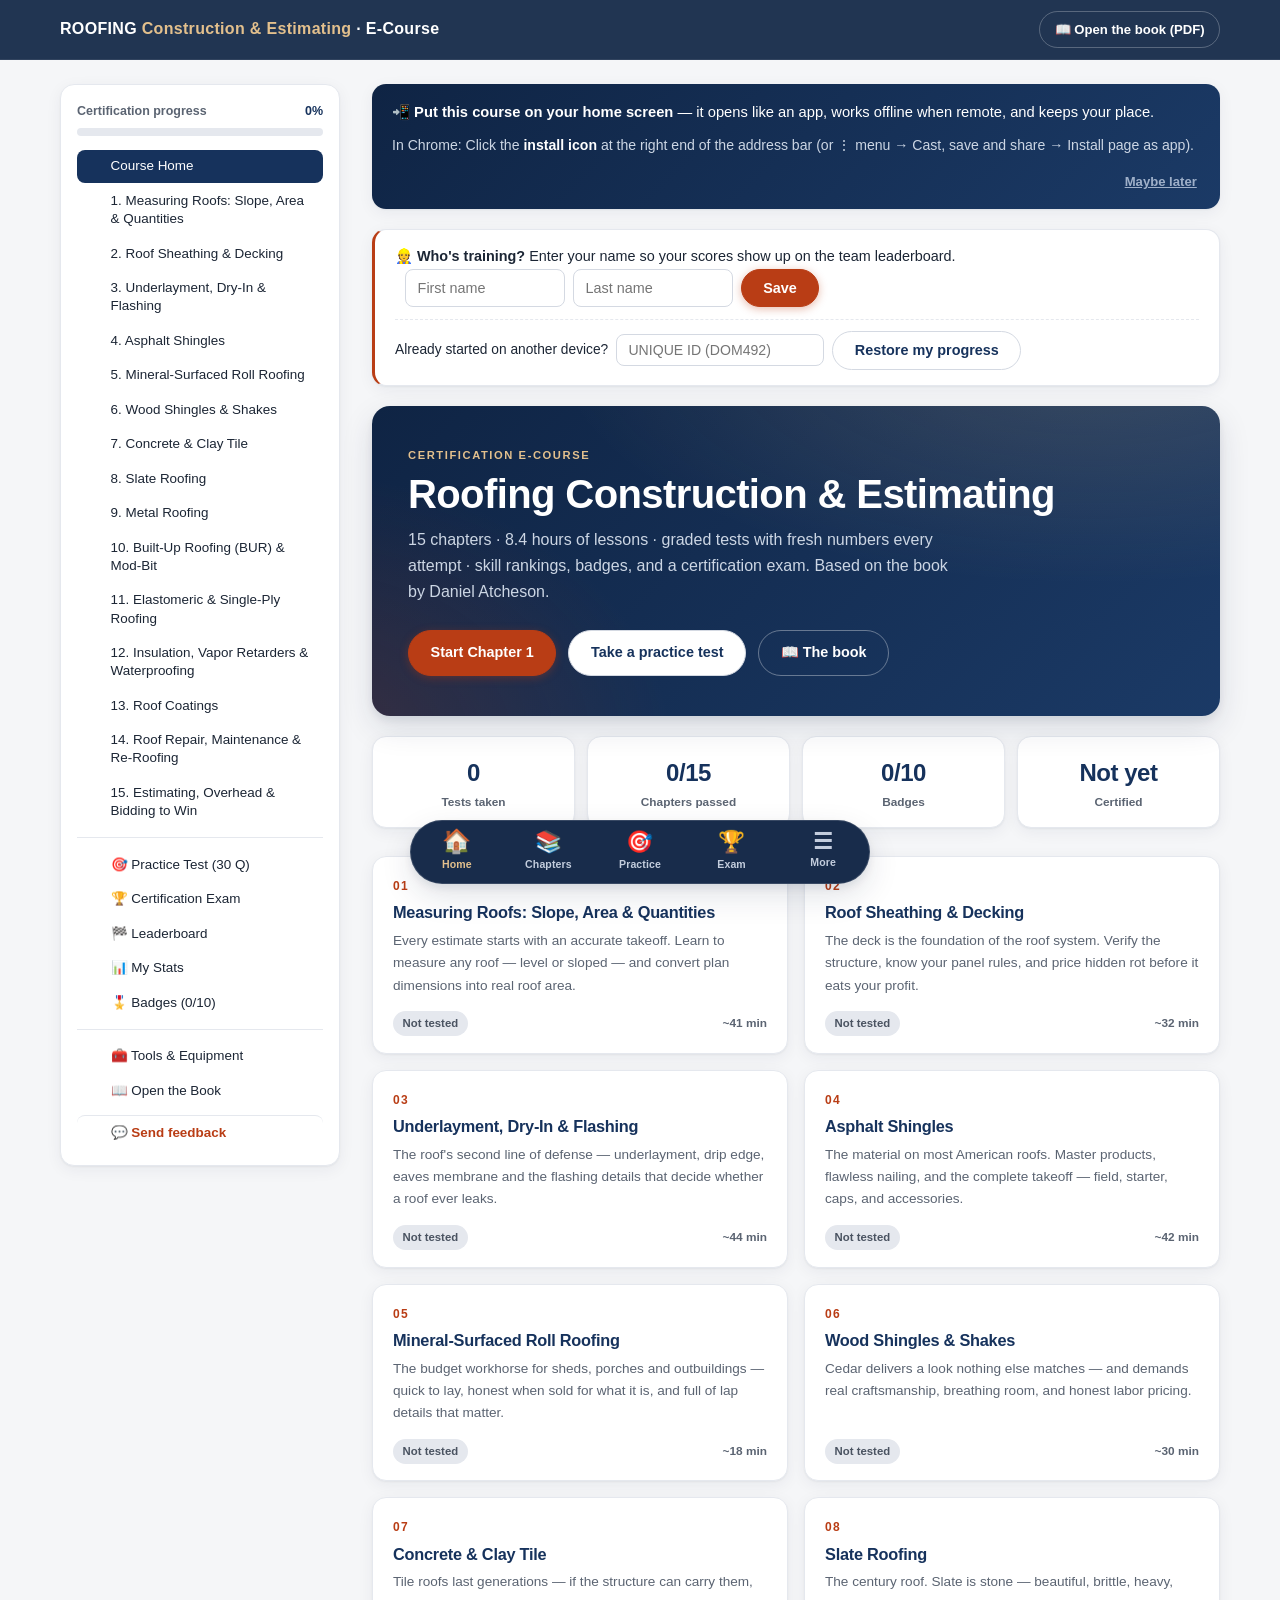
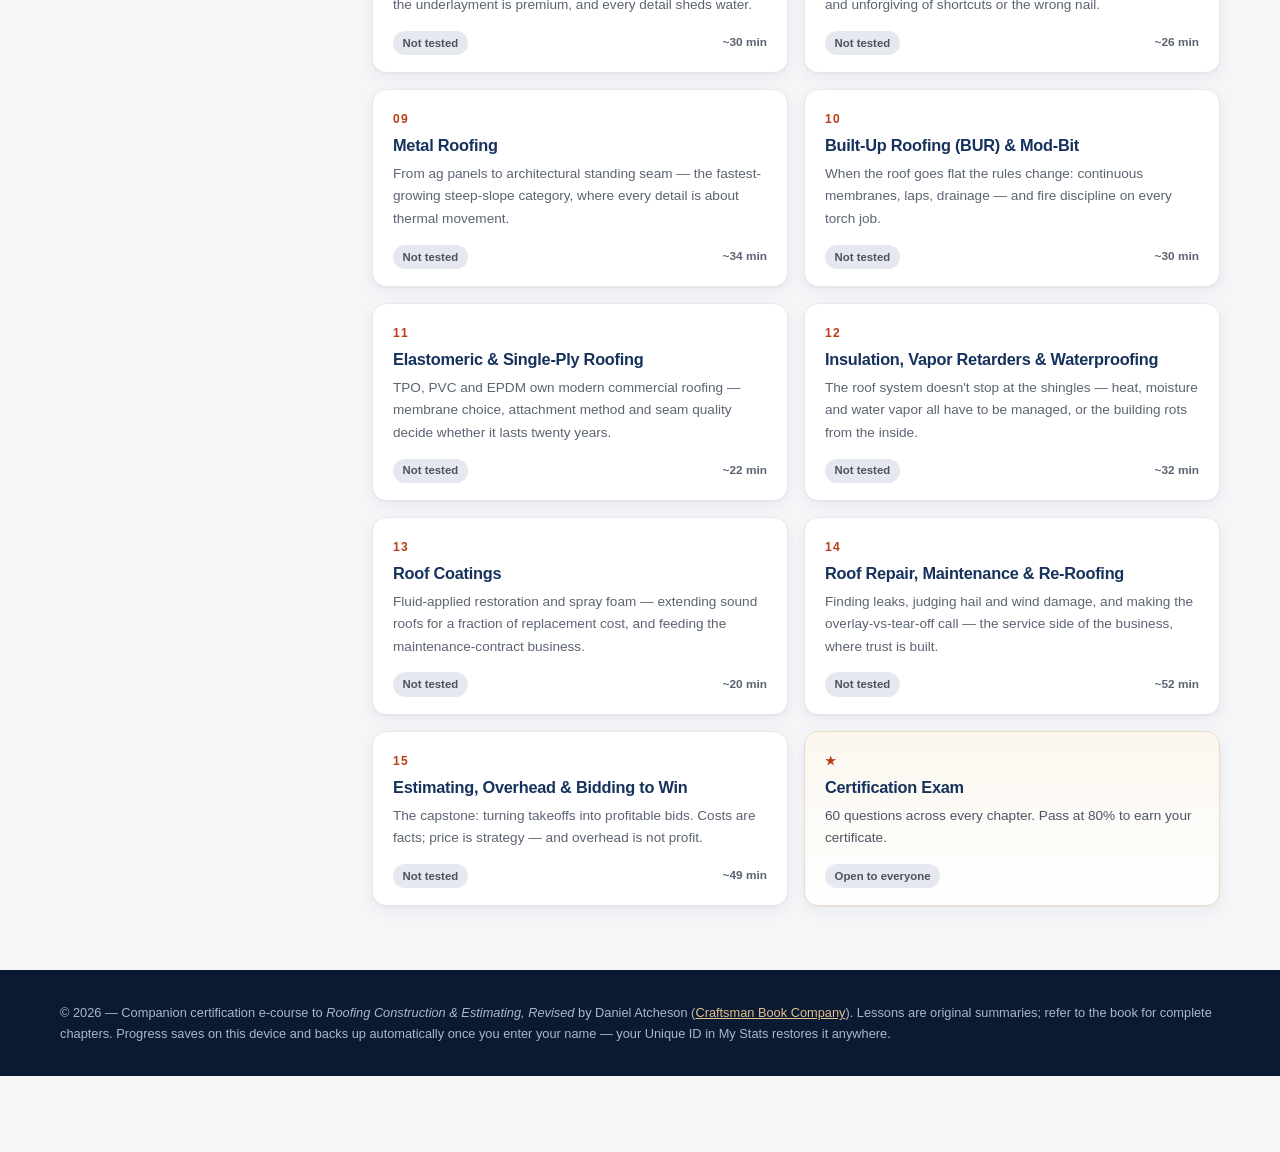
<file: index.html>
<!doctype html>
<html lang="en">
<head>
  <meta charset="utf-8">
  <meta name="viewport" content="width=device-width, initial-scale=1">
  <title>Roofing Construction &amp; Estimating — Certification E-Course</title>
  <meta name="description" content="A 15-chapter certification course companion to Roofing Construction & Estimating by Daniel Atcheson — detailed lessons, graded tests with fresh numbers every attempt, skill rankings, badges and a certification exam.">
  <meta name="theme-color" content="#0f2444">
  <link rel="manifest" href="manifest.webmanifest">
  <link rel="icon" href="assets/icons/icon-192.png">
  <link rel="apple-touch-icon" href="assets/icons/icon-192.png">
  <link rel="stylesheet" href="assets/styles.css">
</head>
<body>
  <header class="site-header">
    <div class="header-bar">
      <button id="menu-toggle" aria-label="Toggle course menu" aria-expanded="false">☰</button>
      <a class="logo" href="#/home">ROOFING <span>Construction &amp; Estimating</span> · E-Course</a>
      <a class="book-link" id="header-book-link" href="#" target="_blank" rel="noopener">📖 Open the book (PDF)</a>
    </div>
  </header>

  <div class="layout">
    <aside class="sidebar" id="sidebar" aria-label="Course navigation"></aside>
    <main id="app" aria-live="polite"></main>
  </div>

  <div id="toasts" aria-live="polite"></div>

  <div id="more-overlay" class="more-overlay" hidden></div>
  <div id="more-sheet" class="more-sheet" role="dialog" aria-label="More menu" hidden></div>
  <nav id="tabbar" class="tabbar" aria-label="Main menu"></nav>

  <footer class="site-footer">
    <div class="footer-bar">
      <p>&copy; <span id="year"></span> — Companion certification e-course to <em>Roofing Construction &amp; Estimating, Revised</em> by Daniel Atcheson
        (<a href="https://craftsman-book.com/" target="_blank" rel="noopener">Craftsman Book Company</a>).
        Lessons are original summaries; refer to the book for complete chapters. Progress saves on this device and backs up automatically once you enter your name — your Unique ID in My Stats restores it anywhere.</p>
    </div>
  </footer>

  <script>
    // Captured early so the install banner can offer one-tap install on Chrome.
    window.addEventListener("beforeinstallprompt", function (e) {
      e.preventDefault();
      window.__deferredInstall = e;
    });
  </script>
  <script src="assets/course-data.js"></script>
  <script src="assets/course-bank2.js"></script>
  <script src="assets/course-extras.js"></script>
  <script src="assets/course-explain.js"></script>
  <script src="assets/course.js"></script>
  <script>
    (function () {
      var link = document.getElementById("header-book-link");
      if (window.COURSE) link.href = window.COURSE.bookUrl;
      var btn = document.getElementById("menu-toggle");
      var side = document.getElementById("sidebar");
      btn.addEventListener("click", function () {
        var open = side.classList.toggle("open");
        btn.setAttribute("aria-expanded", open ? "true" : "false");
      });
      side.addEventListener("click", function (e) {
        if (e.target.closest("a")) {
          side.classList.remove("open");
          btn.setAttribute("aria-expanded", "false");
        }
      });
      if ("serviceWorker" in navigator) {
        window.addEventListener("load", function () {
          navigator.serviceWorker.register("sw.js").catch(function () { /* offline mode unavailable; app still works */ });
        });
      }
    })();
  </script>
</body>
</html>
</file>
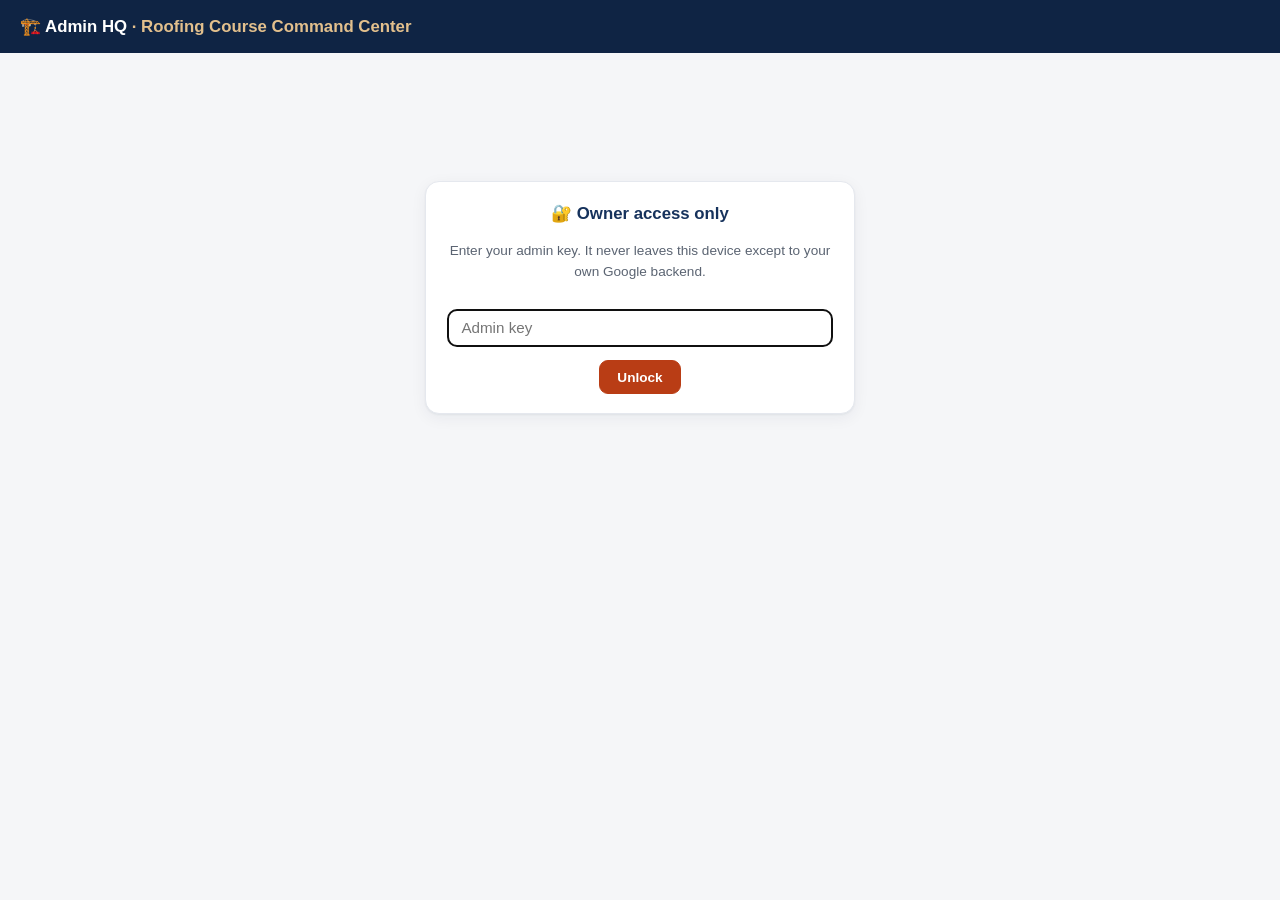
<file: admin/index.html>
<!doctype html>
<html lang="en">
<head>
  <meta charset="utf-8">
  <meta name="viewport" content="width=device-width, initial-scale=1">
  <meta name="robots" content="noindex, nofollow">
  <title>Admin HQ — Roofing Course</title>
  <style>
    :root {
      --navy:#16325c; --navy-deep:#0f2444; --ember:#b93d15; --gold:#e3c08d;
      --page:#f5f6f8; --ink:#1b2534; --muted:#5b6472; --line:#e5e8ee;
      --green:#1d5c38; --green-bg:#e8f4ec; --red:#8f2b2b; --red-bg:#fbecec;
      --amber:#775217; --amber-bg:#fdf4e3; --blue:#1c4374; --blue-bg:#e7f0fb;
      --font:-apple-system,BlinkMacSystemFont,"Segoe UI",Roboto,Arial,sans-serif;
      --shadow:0 1px 2px rgba(15,36,68,.05),0 4px 16px rgba(15,36,68,.06);
    }
    *{box-sizing:border-box} body{margin:0;font-family:var(--font);background:var(--page);color:var(--ink);line-height:1.55}
    header{background:var(--navy-deep);color:#fff;padding:.85rem 1.25rem;display:flex;align-items:center;gap:.75rem;flex-wrap:wrap}
    header h1{margin:0;font-size:1.05rem}
    header h1 span{color:var(--gold);font-weight:600}
    header .right{margin-left:auto;display:flex;gap:.5rem;align-items:center}
    main{max-width:1100px;margin:0 auto;padding:1.25rem}
    .btn{padding:.55rem 1.1rem;border-radius:9px;border:1px solid #d4d9e2;background:#fff;color:var(--navy);font-weight:700;font-size:.85rem;cursor:pointer;font-family:var(--font)}
    .btn.primary{background:var(--ember);border-color:var(--ember);color:#fff}
    .btn.small{padding:.35rem .7rem;font-size:.78rem}
    .card{background:#fff;border:1px solid var(--line);border-radius:14px;box-shadow:var(--shadow);padding:1.15rem 1.3rem;margin-bottom:1rem}
    .muted{color:var(--muted);font-size:.85rem}
    input[type=password],input[type=text]{padding:.6rem .85rem;border:1px solid #d4d9e2;border-radius:9px;font-size:.95rem;font-family:var(--font)}
    .gate{max-width:430px;margin:12vh auto;text-align:center}
    .gate input{width:100%;margin:.8rem 0}
    .stat-strip{display:grid;grid-template-columns:repeat(auto-fit,minmax(130px,1fr));gap:.7rem;margin-bottom:1rem}
    .stat{background:#fff;border:1px solid var(--line);border-radius:12px;padding:.8rem;text-align:center;box-shadow:var(--shadow)}
    .stat strong{display:block;font-size:1.4rem;color:var(--navy)}
    .stat span{font-size:.72rem;font-weight:600;color:var(--muted)}
    table{width:100%;border-collapse:collapse;font-size:.85rem}
    th,td{padding:.55rem .7rem;text-align:left;border-bottom:1px solid var(--line)}
    th{background:var(--navy);color:#fff;font-size:.75rem;letter-spacing:.03em;position:sticky;top:0}
    tr.clickable{cursor:pointer} tr.clickable:hover td{background:var(--blue-bg)}
    .chip{display:inline-block;padding:.14rem .55rem;border-radius:999px;font-size:.7rem;font-weight:700}
    .c-green{background:var(--green-bg);color:var(--green)} .c-amber{background:var(--amber-bg);color:var(--amber)}
    .c-red{background:var(--red-bg);color:var(--red)} .c-blue{background:var(--blue-bg);color:var(--blue)}
    .pi{font-weight:800;font-size:1.05rem;color:var(--navy)}
    .bar{height:7px;background:var(--line);border-radius:99px;overflow:hidden;min-width:70px}
    .bar i{display:block;height:100%;border-radius:99px;background:linear-gradient(90deg,var(--ember),var(--navy))}
    .grid2{display:grid;grid-template-columns:repeat(auto-fit,minmax(300px,1fr));gap:1rem}
    .chgrid{display:grid;grid-template-columns:repeat(auto-fill,minmax(150px,1fr));gap:.45rem;margin-top:.5rem}
    .chcell{border:1px solid var(--line);border-radius:9px;padding:.45rem .6rem;font-size:.75rem}
    .chcell strong{display:block;font-size:.9rem}
    .feed{max-height:340px;overflow-y:auto;font-size:.8rem}
    .feed div{padding:.35rem 0;border-bottom:1px dashed var(--line)}
    .feed time{color:var(--muted);margin-right:.5rem;font-size:.72rem}
    .backlink{color:var(--ember);font-weight:700;cursor:pointer;font-size:.85rem}
    .err{color:var(--red);font-weight:700}
    .table-scroll{overflow-x:auto;border-radius:12px;border:1px solid var(--line)}
    h2{font-size:1.05rem;color:var(--navy);margin:0 0 .6rem}
    .formula{font-size:.75rem;color:var(--muted);margin-top:.4rem}
  </style>
</head>
<body>
  <header>
    <h1>🏗️ Admin HQ <span>· Roofing Course Command Center</span></h1>
    <div class="right">
      <button class="btn small" id="refresh" style="display:none">↻ Refresh</button>
      <button class="btn small" id="logout" style="display:none">Lock</button>
    </div>
  </header>
  <main id="app"><p class="muted">Loading…</p></main>

<script>
(function () {
  "use strict";
  /* The course's backend URL — same Apps Script web app the course uses. */
  var API = "https://script.google.com/macros/s/AKfycbywhBXmua9f96p0tOG-5LkkAyLO323SzfyfH6SfM74YzI0uo1C8Xh2LD69dPl6xUZCz/exec";
  var TOTAL_CHAPTERS = 15, TOTAL_LESSONS = 46, PASS = 70, FINAL_PASS = 80;

  var app = document.getElementById("app");
  var refreshBtn = document.getElementById("refresh");
  var logoutBtn = document.getElementById("logout");
  var DATA = null;

  function key() { try { return localStorage.getItem("hq-key") || ""; } catch (e) { return ""; } }
  function setKey(k) { try { localStorage.setItem("hq-key", k); } catch (e) {} }

  function esc(s) { return String(s).replace(/[&<>"']/g, function (c) { return { "&": "&amp;", "<": "&lt;", ">": "&gt;", '"': "&quot;", "'": "&#39;" }[c]; }); }
  function fmtD(x) { var d = new Date(x); return isNaN(d) ? "—" : d.toLocaleDateString(undefined, { month: "short", day: "numeric" }); }
  function fmtDT(x) { var d = new Date(x); return isNaN(d) ? "—" : d.toLocaleDateString(undefined, { month: "short", day: "numeric" }) + " " + d.toLocaleTimeString(undefined, { hour: "numeric", minute: "2-digit" }); }
  function daysAgo(x) { var d = new Date(x); return isNaN(d) ? 9999 : Math.floor((Date.now() - d.getTime()) / 86400000); }
  function fmtSecs(s) {
    s = Math.round(Number(s) || 0);
    if (s <= 0) return "—";
    if (s < 60) return s + "s";
    if (s < 3600) return Math.floor(s / 60) + "m " + (s % 60) + "s";
    return Math.floor(s / 3600) + "h " + Math.floor((s % 3600) / 60) + "m";
  }

  function gate(msg) {
    refreshBtn.style.display = "none"; logoutBtn.style.display = "none";
    app.innerHTML = '<div class="card gate"><h2>🔐 Owner access only</h2>' +
      '<p class="muted">Enter your admin key. It never leaves this device except to your own Google backend.</p>' +
      (msg ? '<p class="err">' + esc(msg) + "</p>" : "") +
      '<input type="password" id="k" placeholder="Admin key" autocomplete="current-password">' +
      '<button class="btn primary" id="go">Unlock</button></div>';
    var input = document.getElementById("k");
    document.getElementById("go").onclick = function () { setKey(input.value.trim()); loadData(); };
    input.addEventListener("keydown", function (e) { if (e.key === "Enter") { setKey(input.value.trim()); loadData(); } });
    input.focus();
  }

  function loadData() {
    if (!key()) { gate(); return; }
    app.innerHTML = '<p class="muted">Pulling the latest from your backend…</p>';
    fetch(API + "?admin=1&key=" + encodeURIComponent(key()) + "&t=" + Date.now())
      .then(function (r) { return r.json(); })
      .then(function (j) {
        if (!j || !j.ok) { setKey(""); gate(j && j.error === "bad key" ? "Wrong key — or the backend still has the CHANGE-ME placeholder." : "Couldn't authenticate."); return; }
        DATA = j;
        render();
      })
      .catch(function () { app.innerHTML = '<div class="card"><p class="err">Could not reach the backend — check your connection and refresh.</p></div>'; });
  }

  /* ---------- profile building & ranking ---------- */

  function buildProfiles() {
    var byId = {};
    function P(id, name) {
      if (!byId[id]) byId[id] = { id: id, name: name || "Unknown", code: "", tests: [], events: [], read: 0, badges: 0, certified: false, chapters: {}, lastActive: 0, firstSeen: Infinity, testSecs: 0, readSecs: 0 };
      if (name && byId[id].name === "Unknown") byId[id].name = name;
      return byId[id];
    }
    (DATA.scores || []).forEach(function (s) {
      var p = P(s.playerId || s.first + "|" + s.last, (s.first + " " + s.last).trim());
      p.tests.push(s);
      var t = new Date(s.when).getTime() || 0;
      if (t > p.lastActive) p.lastActive = t;
      if (t && t < p.firstSeen) p.firstSeen = t;
      var secs = Number(s.secs) || 0;
      p.testSecs += secs;
      if (s.kind === "chapter" && s.chapter) {
        var c = p.chapters[s.chapter] = p.chapters[s.chapter] || { attempts: 0, best: 0, sum: 0, secsSum: 0, secsN: 0 };
        c.attempts++; c.sum += s.score; if (s.score > c.best) c.best = s.score;
        if (secs > 0) { c.secsSum += secs; c.secsN++; }
      }
      if (s.kind === "final" && s.score >= FINAL_PASS) p.certified = true;
    });
    (DATA.players || []).forEach(function (row) {
      var parsed = null;
      try { parsed = JSON.parse(row.data); } catch (e) {}
      if (!parsed) return;
      var p = P(parsed.playerId || row.code, row.name);
      p.code = row.code;
      p.read = Object.keys(parsed.read || {}).length;
      p.badges = Object.keys(parsed.badges || {}).length;
      var t = new Date(row.updated).getTime() || 0;
      if (t > p.lastActive) p.lastActive = t;
    });
    (DATA.events || []).forEach(function (ev) {
      if (!ev.playerId || !byId[ev.playerId]) { if (ev.playerId) P(ev.playerId, ev.name); }
      var p = byId[ev.playerId]; if (!p) return;
      p.events.push(ev);
      if (ev.ev === "lesson_time") p.readSecs += Number(ev.secs) || 0;
      var t = new Date(ev.when).getTime() || 0;
      if (t > p.lastActive) p.lastActive = t;
      if (t && t < p.firstSeen) p.firstSeen = t;
    });

    var list = Object.keys(byId).map(function (k) {
      var p = byId[k];
      var passed = 0, bestSum = 0, chCount = 0;
      Object.keys(p.chapters).forEach(function (c) {
        chCount++; bestSum += p.chapters[c].best;
        if (p.chapters[c].best >= PASS) passed++;
      });
      p.passed = passed;
      var scores = p.tests.map(function (t) { return t.score; });
      p.avg = scores.length ? Math.round(scores.reduce(function (a, b) { return a + b; }, 0) / scores.length) : 0;
      // activity: distinct active days in the last 14
      var days = {};
      p.events.concat(p.tests.map(function (t) { return { when: t.when }; })).forEach(function (e) {
        var d = new Date(e.when); if (isNaN(d)) return;
        if (daysAgo(e.when) <= 14) days[d.toDateString()] = 1;
      });
      p.activeDays14 = Object.keys(days).length;
      /* Performance Index (0–100):
         35% chapters passed · 25% test average · 15% lessons read ·
         15% certification · 10% recent activity (active days of last 14, capped at 7) */
      p.pi = Math.round(
        0.35 * (passed / TOTAL_CHAPTERS * 100) +
        0.25 * p.avg +
        0.15 * (Math.min(p.read, TOTAL_LESSONS) / TOTAL_LESSONS * 100) +
        0.15 * (p.certified ? 100 : 0) +
        0.10 * (Math.min(p.activeDays14, 7) / 7 * 100)
      );
      return p;
    });
    list.sort(function (a, b) { return b.pi - a.pi || b.passed - a.passed || b.avg - a.avg; });
    return list;
  }

  function tier(pi) {
    if (pi >= 80) return ['c-green', '🏆 Standout'];
    if (pi >= 55) return ['c-blue', '💪 On track'];
    if (pi >= 30) return ['c-amber', '🧰 Building'];
    return ['c-red', '🚧 Just starting'];
  }

  /* ---------- views ---------- */

  function render() {
    refreshBtn.style.display = ""; logoutBtn.style.display = "";
    var profiles = buildProfiles();
    var totTests = (DATA.scores || []).length;
    var certified = profiles.filter(function (p) { return p.certified; }).length;
    var active7 = profiles.filter(function (p) { return daysAgo(p.lastActive) <= 7; }).length;

    var html = '<div class="stat-strip">' +
      '<div class="stat"><strong>' + profiles.length + '</strong><span>Trainees</span></div>' +
      '<div class="stat"><strong>' + totTests + '</strong><span>Tests taken</span></div>' +
      '<div class="stat"><strong>' + certified + '</strong><span>Certified</span></div>' +
      '<div class="stat"><strong>' + active7 + '</strong><span>Active this week</span></div>' +
      '<div class="stat"><strong>' + (DATA.events || []).length + '</strong><span>Logged actions</span></div></div>';

    html += '<div class="card"><h2>Crew ranking</h2><div class="table-scroll"><table><tr>' +
      '<th>#</th><th>Name</th><th>Index</th><th></th><th>Tier</th><th>Chapters</th><th>Avg</th><th>Lessons</th><th>Time in course</th><th>Cert</th><th>Last active</th></tr>';
    profiles.forEach(function (p, i) {
      var t = tier(p.pi);
      html += '<tr class="clickable" data-i="' + i + '"><td>' + (i + 1) + '</td>' +
        '<td><strong>' + esc(p.name) + '</strong><br><span class="muted">' + esc(p.code || p.id) + '</span></td>' +
        '<td class="pi">' + p.pi + '</td>' +
        '<td><div class="bar"><i style="width:' + p.pi + '%"></i></div></td>' +
        '<td><span class="chip ' + t[0] + '">' + t[1] + '</span></td>' +
        '<td>' + p.passed + '/' + TOTAL_CHAPTERS + '</td>' +
        '<td>' + (p.tests.length ? p.avg + '%' : '—') + '</td>' +
        '<td>' + p.read + '/' + TOTAL_LESSONS + '</td>' +
        '<td>' + fmtSecs(p.testSecs + p.readSecs) + '</td>' +
        '<td>' + (p.certified ? '🏆' : '—') + '</td>' +
        '<td>' + (p.lastActive ? fmtD(p.lastActive) + ' (' + daysAgo(p.lastActive) + 'd)' : '—') + '</td></tr>';
    });
    html += '</table></div><p class="formula">Performance Index = 35% chapters passed + 25% test average + 15% lessons read + 15% certified + 10% recent activity. Tap a row for the full profile.</p></div>';

    app.innerHTML = html;
    app.querySelectorAll("tr.clickable").forEach(function (tr) {
      tr.onclick = function () { renderProfile(profiles[Number(tr.getAttribute("data-i"))], Number(tr.getAttribute("data-i")) + 1); };
    });
  }

  function renderProfile(p, rank) {
    var t = tier(p.pi);
    var html = '<p class="backlink" id="back">← Back to ranking</p>' +
      '<div class="card"><h2>#' + rank + ' — ' + esc(p.name) + ' <span class="chip ' + t[0] + '">' + t[1] + '</span></h2>' +
      '<div class="stat-strip">' +
      '<div class="stat"><strong>' + p.pi + '</strong><span>Performance Index</span></div>' +
      '<div class="stat"><strong>' + p.passed + '/' + TOTAL_CHAPTERS + '</strong><span>Chapters passed</span></div>' +
      '<div class="stat"><strong>' + (p.tests.length ? p.avg + '%' : '—') + '</strong><span>Avg of ' + p.tests.length + ' tests</span></div>' +
      '<div class="stat"><strong>' + p.read + '/' + TOTAL_LESSONS + '</strong><span>Lessons read</span></div>' +
      '<div class="stat"><strong>' + p.badges + '/10</strong><span>Badges</span></div>' +
      '<div class="stat"><strong>' + p.activeDays14 + '</strong><span>Active days (14d)</span></div>' +
      '<div class="stat"><strong>' + fmtSecs(p.testSecs) + '</strong><span>Time on tests</span></div>' +
      '<div class="stat"><strong>' + fmtSecs(p.readSecs) + '</strong><span>Reading time</span></div></div>' +
      '<p class="muted">Unique ID: <strong>' + esc(p.code || "—") + '</strong> · First seen ' + (isFinite(p.firstSeen) ? fmtD(p.firstSeen) : "—") + ' · Last active ' + (p.lastActive ? fmtDT(p.lastActive) : "—") + (p.certified ? ' · 🏆 CERTIFIED' : '') + '</p></div>';

    html += '<div class="grid2"><div class="card"><h2>Per-chapter performance</h2><div class="chgrid">';
    var chIds = Object.keys(p.chapters);
    if (!chIds.length) html += '<p class="muted">No chapter tests yet.</p>';
    chIds.forEach(function (c) {
      var ch = p.chapters[c];
      var avg = Math.round(ch.sum / ch.attempts);
      var cls = ch.best >= 90 ? 'c-green' : ch.best >= PASS ? 'c-blue' : 'c-red';
      html += '<div class="chcell"><strong>' + esc(c) + '</strong>best ' + ch.best + '% · avg ' + avg + '% · ' + ch.attempts + '×' +
        (ch.secsN ? ' · ⏱ ' + fmtSecs(ch.secsSum / ch.secsN) + '/test' : '') +
        ' <span class="chip ' + cls + '">' + (ch.best >= PASS ? 'passed' : 'not passed') + '</span></div>';
    });
    html += '</div></div>';

    html += '<div class="card"><h2>Activity feed</h2><div class="feed">';
    var feed = p.events.map(function (e) {
      if (e.ev === "lesson_time") return { when: e.when, txt: "⏱ Spent " + fmtSecs(e.secs) + " reading " + (e.detail || "a lesson") };
      return { when: e.when, txt: ({ visit: "📱 Opened the course", lesson: "📖 Read lesson ", test_start: "✏️ Started test ", badge: "🎖️ " }[e.ev] || e.ev + " ") + (e.detail || "") };
    })
      .concat(p.tests.map(function (s) {
        var nm = s.kind === "chapter" ? "chapter " + s.chapter : s.kind;
        return { when: s.when, txt: (s.score >= (s.kind === "final" ? FINAL_PASS : PASS) ? "✅" : "❌") + " Scored " + s.score + "% on " + nm + " (" + s.correct + "/" + s.total + ")" + (Number(s.secs) > 0 ? " in " + fmtSecs(s.secs) : "") };
      }));
    feed.sort(function (a, b) { return new Date(b.when) - new Date(a.when); });
    if (!feed.length) html += '<p class="muted">No activity yet.</p>';
    feed.slice(0, 120).forEach(function (f) {
      html += '<div><time>' + fmtDT(f.when) + '</time>' + esc(f.txt) + '</div>';
    });
    html += '</div></div></div>';

    app.innerHTML = html;
    document.getElementById("back").onclick = render;
    window.scrollTo(0, 0);
  }

  refreshBtn.onclick = loadData;
  logoutBtn.onclick = function () { setKey(""); gate("Locked."); };
  loadData();
})();
</script>
</body>
</html>
</file>
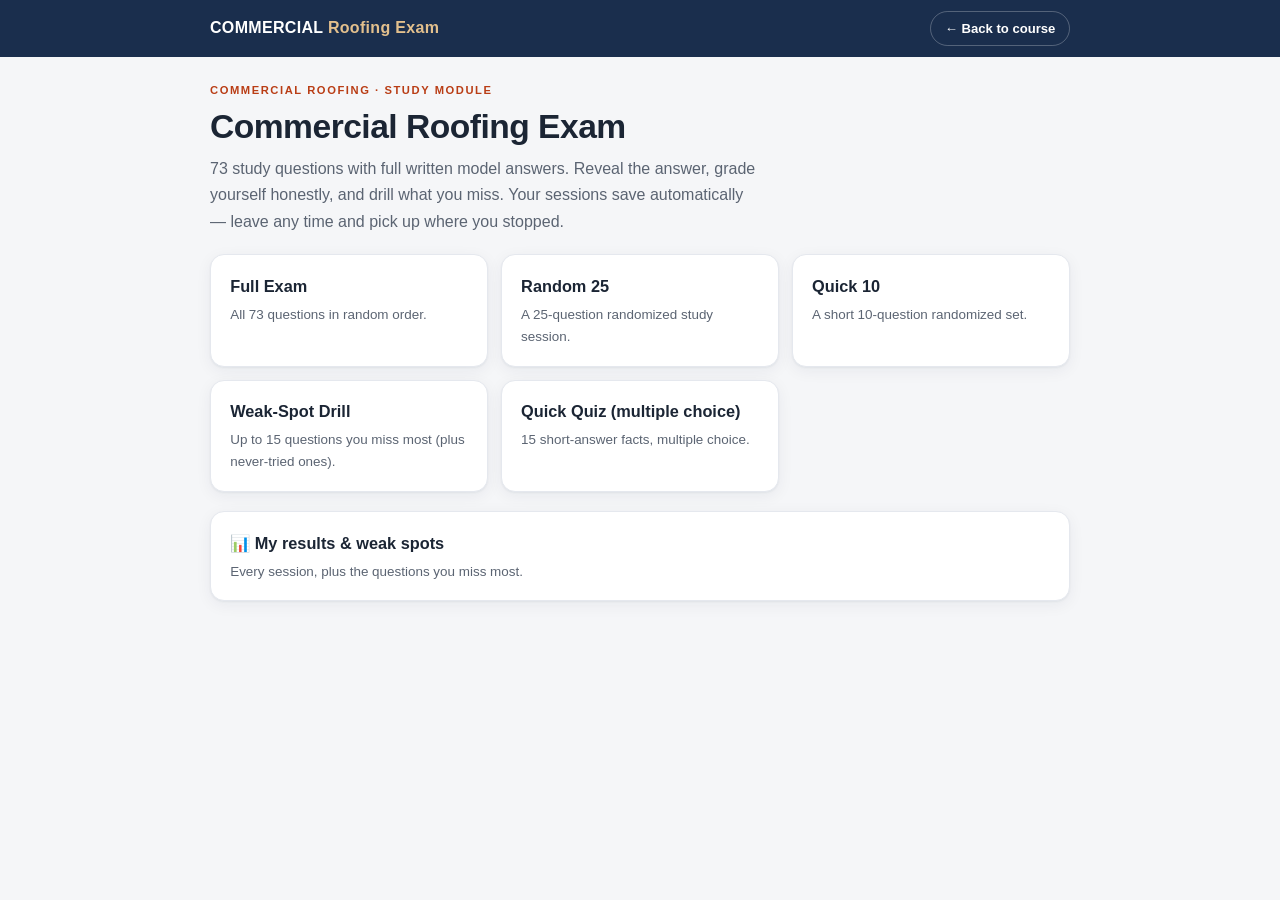
<file: commercial/index.html>
<!doctype html>
<html lang="en">
<head>
  <meta charset="utf-8">
  <meta name="viewport" content="width=device-width, initial-scale=1">
  <title>Commercial Roofing Exam · T-Rock Training</title>
  <meta name="description" content="Commercial roofing practice exam — 73 study questions with full model answers, self-graded practice tests and weak-spot drilling.">
  <meta name="theme-color" content="#0f2444">
  <link rel="icon" href="../assets/icons/icon-192.png">
  <style>
    /* Standalone module — mirrors the course's visual identity but shares
       no files with it. All styles are local to this page. */
    :root {
      --navy: #16325c; --navy-deep: #0f2444; --ember: #b93d15; --ember-hot: #9a3211;
      --gold: #e3c08d; --page: #f5f6f8; --surface: #fff; --ink: #1b2534; --muted: #5b6472;
      --line: #e5e8ee; --line-strong: #d4d9e2; --green: #2e7d4f; --green-text: #1d5c38;
      --green-bg: #e8f4ec; --red: #b23a3a; --red-text: #8f2b2b; --red-bg: #fbecec;
      --blue-bg: #e7f0fb; --blue-text: #1c4374; --radius: 14px;
      --shadow: 0 1px 2px rgba(15,36,68,.05), 0 4px 16px rgba(15,36,68,.06);
      --shadow-lift: 0 4px 8px rgba(15,36,68,.08), 0 12px 32px rgba(15,36,68,.12);
      --font: -apple-system, BlinkMacSystemFont, "Segoe UI", Inter, Roboto, "Helvetica Neue", Arial, sans-serif;
    }
    * { box-sizing: border-box; }
    body { margin: 0; font-family: var(--font); color: var(--ink); background: var(--page); line-height: 1.65; -webkit-font-smoothing: antialiased; }
    :focus-visible { outline: 3px solid var(--navy); outline-offset: 2px; border-radius: 4px; }
    .top { background: rgba(15,36,68,.95); color: #fff; position: sticky; top: 0; z-index: 20; }
    .top-bar { max-width: 900px; margin: 0 auto; padding: .7rem 1.25rem; display: flex; align-items: center; gap: .9rem; }
    .top-bar strong { font-size: 1rem; letter-spacing: .02em; }
    .top-bar strong span { color: var(--gold); font-weight: 600; }
    .top-bar a.back { margin-left: auto; color: #fff; text-decoration: none; font-size: .82rem; font-weight: 600; border: 1px solid rgba(255,255,255,.25); padding: .35rem .85rem; border-radius: 999px; white-space: nowrap; }
    .top-bar a.back:hover { background: rgba(255,255,255,.12); }
    main { max-width: 900px; margin: 0 auto; padding: 1.5rem 1.25rem 4rem; }
    .kicker { text-transform: uppercase; letter-spacing: .14em; font-size: .7rem; font-weight: 800; color: var(--ember); margin: 0 0 .5rem; }
    h1 { margin: 0 0 .6rem; font-size: clamp(1.5rem, 3.4vw, 2.1rem); font-weight: 800; line-height: 1.15; letter-spacing: -.015em; }
    .lede { color: var(--muted); max-width: 62ch; margin: 0 0 1.2rem; }
    .card { background: var(--surface); border: 1px solid var(--line); border-radius: var(--radius); box-shadow: var(--shadow); padding: 1.25rem 1.35rem; margin: 1rem 0; }
    .mode-grid { display: grid; grid-template-columns: repeat(auto-fit, minmax(230px, 1fr)); gap: .8rem; margin: 1.2rem 0; }
    a.mode { display: block; background: var(--surface); border: 1px solid var(--line); border-radius: var(--radius); box-shadow: var(--shadow); padding: 1.1rem 1.2rem; text-decoration: none; color: var(--ink); transition: transform .12s, box-shadow .12s; }
    a.mode:hover { transform: translateY(-3px); box-shadow: var(--shadow-lift); }
    a.mode h3 { margin: 0 0 .25rem; font-size: 1.02rem; }
    a.mode p { margin: 0; font-size: .84rem; color: var(--muted); }
    .btn { display: inline-block; padding: .6rem 1.3rem; border-radius: 999px; border: 1px solid var(--line-strong); color: var(--navy); background: var(--surface); text-decoration: none; font-weight: 700; font-size: .9rem; font-family: var(--font); cursor: pointer; }
    .btn:hover { background: #f0f2f6; }
    .btn.primary { background: var(--ember); border-color: var(--ember); color: #fff; }
    .btn.primary:hover { background: var(--ember-hot); }
    .btn.good { background: var(--green); border-color: var(--green); color: #fff; }
    .btn.bad { background: var(--red); border-color: var(--red); color: #fff; }
    .btn:disabled { opacity: .45; cursor: not-allowed; }
    .qhead { display: flex; justify-content: space-between; align-items: center; gap: .8rem; flex-wrap: wrap; margin-bottom: .5rem; }
    .qhead h2 { margin: 0; font-size: 1.05rem; }
    .track { height: 8px; background: var(--line); border-radius: 999px; overflow: hidden; margin: .4rem 0; }
    .track-fill { height: 100%; background: linear-gradient(90deg, var(--ember), var(--navy)); border-radius: 999px; transition: width .3s; }
    .autosave { font-size: .76rem; color: var(--muted); margin: .2rem 0 1rem; }
    .qtext { font-size: 1.08rem; font-weight: 700; margin: .8rem 0; white-space: pre-wrap; }
    textarea.scratch { width: 100%; min-height: 110px; border: 1px solid var(--line-strong); border-radius: 10px; padding: .7rem .8rem; font: inherit; font-size: .92rem; resize: vertical; }
    .answer { background: var(--blue-bg); border: 1px solid var(--line); border-radius: 10px; padding: .9rem 1rem; margin-top: 1rem; }
    .answer h3 { margin: 0 0 .5rem; font-size: .8rem; text-transform: uppercase; letter-spacing: .07em; color: var(--blue-text); }
    .answer p { margin: 0 0 .55rem; font-size: .93rem; white-space: pre-wrap; }
    .answer p:last-child { margin-bottom: 0; }
    .grade-row { display: flex; gap: .7rem; margin-top: 1rem; flex-wrap: wrap; }
    .nav-row { display: flex; justify-content: space-between; gap: .7rem; margin-top: 1.4rem; }
    label.opt { display: flex; gap: .55rem; align-items: flex-start; border: 1px solid var(--line); border-radius: 10px; padding: .6rem .75rem; margin: .4rem 0; cursor: pointer; }
    label.opt:hover { background: var(--page); }
    label.opt.is-answer { background: var(--green-bg); border-color: var(--green); }
    .result { font-weight: 700; padding: .7rem .9rem; border-radius: 10px; margin: .8rem 0; }
    .result.pass { background: var(--green-bg); color: var(--green-text); }
    .result.fail { background: var(--red-bg); color: var(--red-text); }
    .rev { border: 1px solid var(--line); border-radius: 10px; padding: .8rem 1rem; margin: .7rem 0; }
    .rev.wrong { border-left: 4px solid var(--red); }
    .rev.right { border-left: 4px solid var(--green); }
    .rev .qtext { font-size: .98rem; margin: 0 0 .4rem; }
    .chip { display: inline-block; padding: .1rem .6rem; border-radius: 999px; font-size: .72rem; font-weight: 700; }
    .chip.red { background: var(--red-bg); color: var(--red-text); }
    .chip.green { background: var(--green-bg); color: var(--green-text); }
    .chip.blue { background: var(--blue-bg); color: var(--blue-text); }
    table { width: 100%; border-collapse: collapse; font-size: .86rem; }
    th, td { text-align: left; padding: .45rem .5rem; border-bottom: 1px solid var(--line); }
    th { font-size: .72rem; text-transform: uppercase; letter-spacing: .05em; color: var(--muted); }
    .muted { color: var(--muted); }
    .backlink { cursor: pointer; color: var(--navy); font-weight: 600; }
    .table-scroll { overflow-x: auto; }
    @media (max-width: 640px) { main { padding: 1rem .9rem 3rem; } .card { padding: 1rem .95rem; } }
  </style>
</head>
<body>
  <header class="top">
    <div class="top-bar">
      <strong>COMMERCIAL <span>Roofing Exam</span></strong>
      <a class="back" href="../">← Back to course</a>
    </div>
  </header>
  <main id="app"><p class="muted">Loading…</p></main>
  <script src="exam-data.js"></script>
  <script src="exam.js"></script>
</body>
</html>
</file>
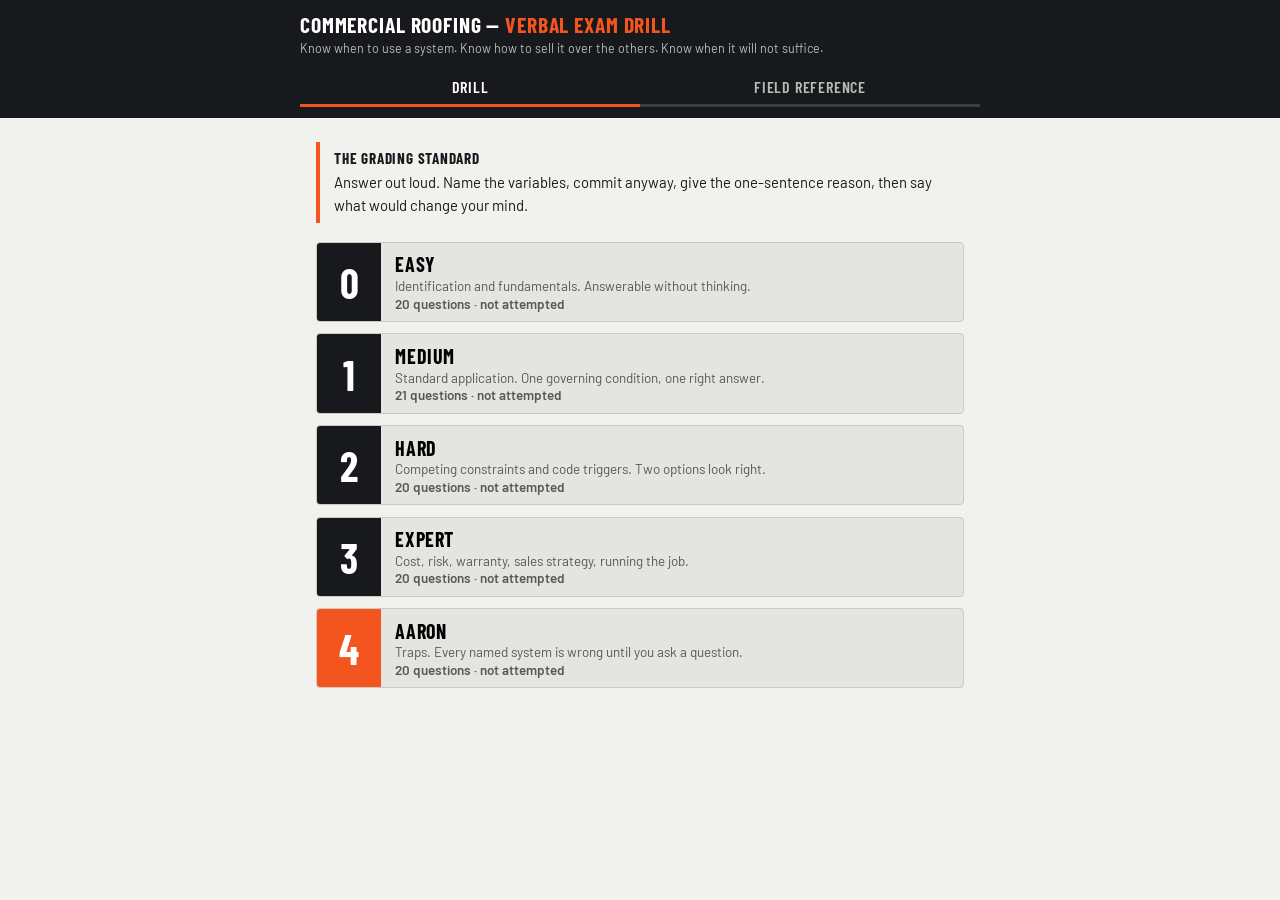
<file: verbal-drill/index.html>
<!doctype html>
<html lang="en">
<head>
<meta charset="utf-8">
<meta name="viewport" content="width=device-width, initial-scale=1">
<title>Commercial Roofing — Verbal Exam Drill</title>
<meta name="description" content="Oral exam drill for commercial roofing: scenario questions, spoken model answers, and a trap tier. Know when to use a system, how to sell it, and when it will not suffice.">
<link rel="preconnect" href="https://fonts.googleapis.com">
<link rel="preconnect" href="https://fonts.gstatic.com" crossorigin>
<link href="https://fonts.googleapis.com/css2?family=Barlow:wght@400;600;700&family=Barlow+Condensed:wght@600;700&display=swap" rel="stylesheet">
<style>
/* ============ Commercial Roofing — Verbal Exam Drill ============
   Palette from the roof itself: TPO-white paper, EPDM ink, membrane
   greys, one shot of survey-marking orange, and marking-blue reserved
   for spoken answers only. Type: Barlow + Barlow Condensed. */
:root {
  --paper: #f1f1ee;      /* TPO white, aged one season */
  --ink: #17191c;        /* EPDM */
  --mem1: #e4e5e1;       /* membrane grey panel */
  --mem2: #c9cbc5;       /* seam line */
  --mem3: #8b8e88;       /* weathered grey */
  --mark: #f4541d;       /* survey marking paint */
  --talk: #1f5f9e;       /* marking-blue: spoken answers ONLY */
  --talk-bg: #e8f0f8;
  --good: #2f7a44;
  --good-bg: #e6f1e9;
  --bad: #b03a2e;
  --bad-bg: #f7e9e7;
  --body: "Barlow", "Helvetica Neue", Arial, sans-serif;
  --cond: "Barlow Condensed", "Arial Narrow", Arial, sans-serif;
}
* { box-sizing: border-box; }
html { -webkit-text-size-adjust: 100%; }
body { margin: 0; background: var(--paper); color: var(--ink); font-family: var(--body); font-size: 16px; line-height: 1.55; }
:focus-visible { outline: 3px solid var(--talk); outline-offset: 2px; }
button { font-family: var(--body); }

header.bar { background: var(--ink); color: #fff; padding: .8rem 1rem .7rem; }
.bar-inner { max-width: 680px; margin: 0 auto; }
.bar h1 { margin: 0; font-family: var(--cond); font-weight: 700; font-size: 1.35rem; letter-spacing: .04em; text-transform: uppercase; line-height: 1.1; }
.bar h1 em { font-style: normal; color: var(--mark); }
.bar p.sub { margin: .15rem 0 0; font-size: .78rem; color: #b9bcb6; }
nav.tabs { display: flex; gap: 0; max-width: 680px; margin: .7rem auto 0; }
nav.tabs button { flex: 1; background: none; border: none; border-bottom: 3px solid #3a3d41; color: #b9bcb6; font-family: var(--cond); font-weight: 600; font-size: 1rem; letter-spacing: .05em; text-transform: uppercase; padding: .45rem 0 .5rem; cursor: pointer; }
nav.tabs button.on { color: #fff; border-bottom-color: var(--mark); }

main { max-width: 680px; margin: 0 auto; padding: 1.1rem 1rem 4rem; }
.muted { color: #565a56; }

/* ---- tier picker: the one loud place ---- */
.standard { border-left: 4px solid var(--mark); padding: .35rem .9rem; margin: .4rem 0 1.2rem; font-size: .93rem; }
.standard strong { font-family: var(--cond); text-transform: uppercase; letter-spacing: .05em; font-size: .95rem; }
.tier-row { display: flex; align-items: stretch; gap: .9rem; width: 100%; text-align: left; background: var(--mem1); border: 1px solid var(--mem2); border-radius: 4px; padding: 0; margin: 0 0 .7rem; cursor: pointer; overflow: hidden; }
.tier-row:active { background: var(--mem2); }
.tier-num { flex: 0 0 64px; display: flex; align-items: center; justify-content: center; font-family: var(--cond); font-weight: 700; font-size: 2.6rem; color: #fff; background: var(--ink); }
.tier-row.t4 .tier-num { background: var(--mark); }
.tier-body { padding: .6rem .2rem .6rem 0; flex: 1; min-width: 0; }
.tier-body h2 { margin: 0; font-family: var(--cond); font-weight: 700; font-size: 1.25rem; letter-spacing: .03em; text-transform: uppercase; }
.tier-body p { margin: .1rem 0 0; font-size: .84rem; color: #565a56; }
.tier-score { font-size: .78rem; font-weight: 600; color: var(--ink); margin-top: .25rem; }
.tier-score b { color: var(--mark); }

/* ---- question view ---- */
.qmeta { display: flex; justify-content: space-between; align-items: baseline; gap: .6rem; font-family: var(--cond); text-transform: uppercase; letter-spacing: .05em; font-size: .95rem; margin-bottom: .35rem; }
.qmeta .cat { color: var(--mark); font-weight: 700; }
.qtext { font-size: 1.12rem; font-weight: 600; margin: .3rem 0 1rem; white-space: pre-wrap; }
.opt { display: block; width: 100%; text-align: left; background: #fff; border: 1.5px solid var(--mem2); border-radius: 4px; padding: .7rem .85rem; margin: 0 0 .55rem; font-size: .95rem; line-height: 1.45; cursor: pointer; }
.opt:not(:disabled):hover { border-color: var(--mem3); }
.opt:disabled { cursor: default; color: var(--ink); opacity: 1; }
.opt.right { border-color: var(--good); background: var(--good-bg); }
.opt.wrong { border-color: var(--bad); background: var(--bad-bg); }
.opt .tick { font-weight: 700; margin-right: .35rem; }
.verdict { font-family: var(--cond); font-weight: 700; text-transform: uppercase; letter-spacing: .05em; font-size: 1.05rem; margin: .8rem 0 .4rem; }
.verdict.ok { color: var(--good); }
.verdict.no { color: var(--bad); }
.why { background: var(--mem1); border: 1px solid var(--mem2); border-radius: 4px; padding: .75rem .9rem; font-size: .92rem; margin: 0 0 .8rem; }
.why b.lab { font-family: var(--cond); text-transform: uppercase; letter-spacing: .06em; font-size: .84rem; color: #565a56; display: block; margin-bottom: .25rem; }
.say { background: var(--talk-bg); border: 1.5px solid var(--talk); border-radius: 4px; padding: .8rem .95rem; font-size: .98rem; margin: 0 0 1rem; position: relative; }
.say b.lab { font-family: var(--cond); text-transform: uppercase; letter-spacing: .06em; font-size: .84rem; color: var(--talk); display: block; margin-bottom: .3rem; }
.say p { margin: 0; font-style: italic; }
.reveal { animation: rise .22s ease-out; }
@keyframes rise { from { opacity: 0; transform: translateY(8px); } to { opacity: 1; transform: none; } }
@media (prefers-reduced-motion: reduce) { .reveal { animation: none; } }

.ctl { display: flex; gap: .6rem; margin-top: .4rem; }
.btn { border: 1.5px solid var(--ink); background: var(--ink); color: #fff; border-radius: 999px; padding: .6rem 1.4rem; font-weight: 700; font-size: .95rem; cursor: pointer; }
.btn.quiet { background: none; color: var(--ink); }
.btn.quiet:hover { background: var(--mem1); }
.btn:disabled { opacity: .4; cursor: not-allowed; }

.sum { text-align: center; padding: 1.4rem 0; }
.sum .big { font-family: var(--cond); font-weight: 700; font-size: 3.4rem; line-height: 1; color: var(--mark); }
.sum h2 { font-family: var(--cond); text-transform: uppercase; letter-spacing: .04em; margin: .2rem 0 .4rem; }
.sum p { margin: .3rem 0 1rem; }

/* ---- field reference ---- */
.ref h2 { font-family: var(--cond); font-weight: 700; text-transform: uppercase; letter-spacing: .04em; font-size: 1.2rem; border-bottom: 2px solid var(--ink); padding-bottom: .2rem; margin: 1.6rem 0 .6rem; }
.ref h2:first-child { margin-top: .2rem; }
.ref p, .ref li { font-size: .93rem; }
.ref ol li, .ref ul li { margin-bottom: .35rem; }
.ref .steps li { margin-bottom: .55rem; }
.ref .steps b { font-family: var(--cond); text-transform: uppercase; letter-spacing: .04em; }
.table-scroll { overflow-x: auto; }
.ref table { border-collapse: collapse; width: 100%; font-size: .87rem; margin: .4rem 0; }
.ref th, .ref td { border: 1px solid var(--mem2); padding: .45rem .55rem; text-align: left; vertical-align: top; }
.ref th { background: var(--mem1); font-family: var(--cond); text-transform: uppercase; letter-spacing: .04em; font-size: .8rem; }
.note { font-size: .82rem; color: #565a56; border-left: 3px solid var(--mem2); padding-left: .7rem; }
</style>
</head>
<body>
<header class="bar">
  <div class="bar-inner">
    <h1>Commercial Roofing — <em>Verbal Exam Drill</em></h1>
    <p class="sub">Know when to use a system. Know how to sell it over the others. Know when it will not suffice.</p>
  </div>
  <nav class="tabs">
    <button id="tab-drill" class="on" type="button">Drill</button>
    <button id="tab-ref" type="button">Field Reference</button>
  </nav>
</header>
<main id="app"></main>
<script>
"use strict";
const QUESTIONS = [];
/* Tier 0 — Easy: identification and fundamentals */
QUESTIONS.push(
{ t:0, c:"Systems", q:"Which of these membranes is a thermoset — meaning once it cures, its seams can never be heat-welded?", o:["TPO","EPDM","PVC","KEE"], a:1,
  w:"EPDM is vulcanized rubber — a thermoset. Its chemistry is fixed at manufacture, so seams are made with tape or adhesive, never a welder. TPO, PVC and KEE are thermoplastics that soften with heat, which is why their seams are hot-air welded into monolithic joints.",
  s:"EPDM is the thermoset. It's cured rubber, so you can't weld it — every seam is tape or glue. The thermoplastics like TPO and PVC weld into one piece, and that seam difference is half the argument between them." },
{ t:0, c:"Systems", q:"A membrane whose field seams are joined with hot-air welding equipment is:", o:["EPDM","Built-up roofing","TPO or PVC","Modified bitumen"], a:2,
  w:"Hot-air welding is the signature of thermoplastics — TPO and PVC. BUR is bedded in bitumen, mod bit is torched, mopped or self-adhered, and EPDM seams are taped or glued.",
  s:"That's a thermoplastic, so TPO or PVC. The robot welder fuses the sheets into one piece of plastic, and a good weld is actually stronger than the sheet around it." },
{ t:0, c:"Systems", q:"A restaurant with grease exhaust discharging onto the roof should get which membrane?", o:["TPO","EPDM","PVC or KEE","Smooth BUR"], a:2,
  w:"Animal fats and grease chemically attack EPDM, TPO and asphalt. PVC and KEE are the grease-resistant chemistries, which is why manufacturers spec them around kitchen exhaust. This is straight from manufacturer chemical-resistance data.",
  s:"Around grease it's PVC, or KEE if the exposure is bad. Grease eats TPO, rubber and asphalt — the manufacturers' own compatibility charts say so. I'd never put TPO under a kitchen fan." },
{ t:0, c:"Systems", q:"A built-up roof (BUR) is:", o:["A single reinforced sheet fastened in rows","Multiple plies of felt bedded in bitumen, surfaced with gravel or a cap sheet","Foam sprayed in place and coated","Interlocking metal panels on clips"], a:1,
  w:"BUR is the classic multi-ply assembly — alternating moppings of hot bitumen and reinforcing felts, finished with aggregate or a cap sheet. Redundancy is its virtue: water has to get through several plies, not one.",
  s:"A built-up roof is layers — felt, hot asphalt, felt, hot asphalt, three or four plies deep, with gravel or a cap sheet on top. Its whole sales pitch is redundancy. One bad spot in one ply doesn't leak because there are more plies under it." },
{ t:0, c:"Systems", q:"The two modified bitumen chemistries, and the classic application method for each:", o:["APP — torch applied; SBS — mopped, cold-applied or self-adhered","APP — self-adhered only; SBS — torch only","Both are always hot-mopped","APP — ballasted; SBS — mechanically attached"], a:0,
  w:"APP is plastic-modified asphalt and is classically torch-applied. SBS is rubber-modified and goes down in hot asphalt, cold adhesive or self-adhered — the flame-free options. Knowing which is which matters the moment hot work is off the table.",
  s:"APP is the plastic-modified one you torch. SBS is rubber-modified and gives you the flame-free options — mop it, cold-apply it, or peel-and-stick. So when a building can't tolerate a torch, SBS is how mod bit stays in the conversation." },
{ t:0, c:"Attachment", q:"The three basic ways a single-ply membrane is attached:", o:["Welded, riveted, clipped","Fully adhered, mechanically attached, ballasted","Nailed, stapled, taped","Torched, mopped, sprayed"], a:1,
  w:"Fully adhered is glued to the substrate, mechanically attached uses rows of fasteners and plates, ballasted is loose-laid and held down by stone or paver weight. Deck type, wind design and budget decide among them.",
  s:"Glue it down, screw it down, or weigh it down. Fully adhered, mechanically attached, or ballasted. The deck and the wind design usually make that choice for me before price does." },
{ t:0, c:"Attachment", q:"What holds a ballasted single-ply roof on the building?", o:["Adhesive under every sheet","Fastener rows in the laps","The weight of river stone or concrete pavers","Suction from the deck"], a:2,
  w:"A ballasted membrane is loose-laid with sealed seams and held down purely by ballast weight — typically 10 to 25 pounds per square foot of stone or pavers. That weight is also its main limitation: the structure has to carry it.",
  s:"Rock. The membrane is loose-laid and about a thousand to two thousand pounds per square of stone or pavers holds it down. Fast and cheap to install — but the building has to be designed to carry all that weight." },
{ t:0, c:"Decks", q:"The most common structural deck under low-slope commercial roofs is:", o:["Poured gypsum","Steel","Cementitious wood fiber","Plank lumber"], a:1,
  w:"Corrugated steel decking dominates modern commercial construction. It takes screw fasteners well, which is why mechanically attached systems are so common over it.",
  s:"Steel deck, by a mile. It's light, it spans, and screws hold great in it — which is exactly why mechanically attached single-ply is the default system over steel." },
{ t:0, c:"Decks", q:"Why does the deck type matter before you pick an attachment method?", o:["It only affects the color options","Each deck holds fasteners differently — some barely hold them at all","Decks are all equivalent if the insulation is thick","It only matters for warranty paperwork"], a:1,
  w:"Steel and wood take screws well. Structural concrete takes drilled fasteners or adhesive. Gypsum and cementitious wood fiber hold standard screws poorly and need specialty fasteners or adhered systems. Attachment that ignores the deck blows off.",
  s:"Because the deck is what everything ultimately hangs onto. Screws love steel and wood, concrete wants drilled anchors or glue, and gypsum barely holds a fastener at all. I pick the deck's attachment first, then the membrane." },
{ t:0, c:"Coatings", q:"The one common coating chemistry that survives ponding water is:", o:["Acrylic","Silicone","Un-reinforced asphalt emulsion","Standard alkyd paint"], a:1,
  w:"Silicone is moisture-cured and doesn't re-emulsify in standing water. Acrylics are water-based and soften and wash out under ponds — manufacturers exclude ponded areas from acrylic warranties.",
  s:"Silicone. It cures with moisture and doesn't care about standing water. Acrylic is basically high-grade latex — leave it under a pond and it softens and washes away, and the manufacturer's own data sheet tells you not to do it." },
{ t:0, c:"Coatings", q:"What separates a maintenance coating from a warrantable liquid-applied membrane?", o:["The color","Full reinforcement — polyester fabric embedded across the field","A thicker single pass","Applying two different brands"], a:1,
  w:"Embedded polyester reinforcement turns a coating into a reinforced liquid membrane with real tensile strength and crack-bridging. That construction difference — not chemistry — is generally what manufacturers require before offering their longer system warranties.",
  s:"Fabric. When we embed polyester reinforcement across the whole field, it stops being paint and becomes a built-in-place membrane, and that's when the manufacturer will talk about a real system warranty instead of a material warranty." },
{ t:0, c:"Moisture", q:"A core cut on an existing roof tells you:", o:["Only the membrane color and thickness","The full assembly — every layer, the insulation condition, and whether it's wet","Nothing a photo can't show","Only the deck type"], a:1,
  w:"A core is the ground truth: number of roof layers, membrane type, insulation type and thickness, moisture, and the deck. Scans find suspect areas; cores confirm what's actually there.",
  s:"Everything. A core is the biopsy — I see every layer that's up there, what the insulation is, whether it's wet, and what deck I'm landing on. I don't trust a roof I haven't cored." },
{ t:0, c:"Code", q:"Minimum design slope the building code requires for new membrane roofs (except coal tar):", o:["1/8 in 12","1/4 in 12","1/2 in 12","Dead level is permitted"], a:1,
  w:"IBC Chapter 15 sets a design slope of not less than 1/4 in 12 for membrane roof systems, with coal tar BUR allowed at 1/8 in 12. It's a design requirement for new construction — reroofing has a positive-drainage path instead.",
  s:"Quarter inch per foot. That's the code design slope for new membrane roofs — coal tar is the one exception at an eighth. Flat is never actually flat if it's built right." },
{ t:0, c:"Code", q:"How many total roof coverings does code allow on a building before everything must come off?", o:["One","Two","Three","No limit if the structure holds"], a:1,
  w:"IBC prohibits a recover where two or more applications of any roof covering already exist. One recover over one original roof is the ceiling — the third roof means tear-off.",
  s:"Two. The code lets me put one roof over one roof, and that's it. If a building already has two up there, the next move is a tear-off — no matter how good the top one looks." },
{ t:0, c:"Wind", q:"Where does wind uplift hit a low-slope roof hardest?", o:["Dead center of the field","Corners first, then perimeter, then field","Evenly everywhere","Only at penetrations"], a:1,
  w:"Wind accelerating over edges creates the strongest suction at corners, then the perimeter zones. That's why attachment schedules add fasteners or narrower sheets in perimeter and corner zones.",
  s:"The corners. Wind whips around the edges and the suction at a corner can run several times the field load. That's why the fastening tightens up in the perimeter and corner zones — the middle of the roof is the easy part." },
{ t:0, c:"Details", q:"Base flashing versus counterflashing — which is which?", o:["Base flashing is the metal cap; counterflashing is the membrane","Base flashing is the membrane turned up the wall; counterflashing is the metal that covers its top edge","They're two names for the same piece","Counterflashing goes under the insulation"], a:1,
  w:"Base flashing is the roofing membrane carried up the vertical surface. Counterflashing is the separate metal — often let into a reglet — that shields the base flashing's terminated top edge from water entry.",
  s:"The base flashing is the membrane itself running up the wall. The counterflashing is the metal above it that protects that top edge. The base flashing does the waterproofing, the counterflashing keeps water from sneaking in behind it." },
{ t:0, c:"Drainage", q:"When does standing water on a roof officially become 'ponding'?", o:["Immediately after rain","When it remains 48 hours after rainfall under drying conditions","Only if it's over 2 inches deep","Only in summer"], a:1,
  w:"The 48-hour definition is the one written into most manufacturers' warranty exclusions — water still standing 48 hours after rain, in conditions that allow drying, is ponding, and damage from it is typically excluded from coverage.",
  s:"Forty-eight hours. If water's still sitting there two days after the rain stopped, that's ponding — and that's the exact language most manufacturer warranties use to exclude it. Ponding isn't just bad for the roof, it's a coverage hole." },
{ t:0, c:"Warranty", q:"An NDL warranty means:", o:["No Damage Liability — cosmetic issues excluded","No Dollar Limit — the manufacturer covers leak repairs, labor and material, with no cap up to the roof's value","Non-Delegable License — contractor-only coverage","No Deck Liability — deck excluded"], a:1,
  w:"NDL is the manufacturer's system warranty: leaks from material or workmanship get repaired at the manufacturer's cost with no per-repair dollar cap. It requires an approved applicator, an approved assembly, and typically a completion inspection.",
  s:"No Dollar Limit. If the roof leaks from material or workmanship, the manufacturer fixes it — labor and material, no cap. But they only sign up for that on their approved assembly, installed by their approved contractor, with their inspection at the end." },
{ t:0, c:"Sales", q:"First cost versus life-cycle cost — what's the difference?", o:["They're the same number","First cost is the install price; life-cycle cost spreads install, maintenance, repairs and service life into cost per year","Life-cycle cost ignores maintenance","First cost includes 30 years of repairs"], a:1,
  w:"First cost is the check the owner writes today. Life-cycle cost divides everything — install, upkeep, repairs, replacement timing — across the years of service. The cheapest roof today is frequently the most expensive per year of service.",
  s:"First cost is what you pay me today. Life-cycle cost is what the roof costs you per year until it's replaced. My job is to show an owner that the cheapest bid and the cheapest roof are usually two different roofs." },
{ t:0, c:"Operations", q:"OSHA's general fall protection trigger height in construction work is:", o:["4 feet","6 feet","10 feet","15 feet"], a:1,
  w:"OSHA construction standards require fall protection at 6 feet above a lower level — guardrails, personal fall arrest, or an allowed alternative. Low-slope roofing has specific options like warning lines with safety monitors, but 6 feet is the number that starts the conversation.",
  s:"Six feet. Past six feet up we're in fall protection — rails, tie-off, or a compliant warning-line setup on low-slope. It's an OSHA requirement, not a preference, and it's the first thing I check on any job plan." }
);
/* Tier 1 — Medium: standard application, one governing condition */
QUESTIONS.push(
{ t:1, c:"Systems", q:"A strip-center restaurant is re-roofing. Two kitchen exhaust fans discharge onto the roof. The GC wants TPO because it matched the rest of the center. Your call:", o:["TPO everywhere — consistency matters","PVC or KEE, at least in the exhaust discharge areas","EPDM — rubber handles anything","Smooth mod bit with a grease mat"], a:1,
  w:"Grease exposure disqualifies TPO by the manufacturers' own chemical-resistance data. PVC or KEE is the system that survives it. Matching the neighbors is not a technical criterion.",
  s:"The kitchen fans decide this one, not the neighbors. Grease breaks down TPO and the manufacturer's compatibility chart says so, which means so does the warranty. I'd run PVC on that building, and I'd show the owner the chart so it's not my opinion against the GC's." },
{ t:1, c:"Systems", q:"A 120,000 sq ft distribution warehouse, steel deck, tight budget, owner wants a warrantable new roof over the existing single failing BUR. Most likely fit:", o:["Ballasted EPDM","Mechanically attached TPO over a recover board","Hot BUR again — match in kind","Spray foam over the gravel"], a:1,
  w:"Big open steel-deck box with first-cost pressure is the mechanically attached TPO sweet spot — fast, economical, screw-friendly deck, and recover is allowed if it's the second covering and the existing is dry and sound. Ballast weight and a structural check make EPDM ballast a harder sell, and SPF over loose gravel is a prep nightmare.",
  s:"That building is why mechanically attached TPO exists. Steel deck holds screws, the recover board bridges the old BUR, and the price per square on a big open field is hard to beat. I'd confirm the old roof is dry and it's only one layer, then that's my number one." },
{ t:1, c:"Attachment", q:"Owner wants no fastener penetrations through a structural concrete deck with conduit hung tight to the underside. Which attachment fits?", o:["Mechanically attached — it's cheapest","Fully adhered membrane over adhered or low-rise-foam insulation","Ballasted — after a structural review for the added weight","Either B or C could work — B if weight is a concern"], a:3,
  w:"Both fully adhered and ballasted avoid deck penetrations. Adhered adds almost no weight; ballasted adds 10–25 psf and needs a structural check. With conduit tight to the deck, drilling is the thing to avoid — so the honest answer is the pair, picked by weight capacity.",
  s:"If we can't penetrate the deck, I've got two moves — glue everything down, or loose-lay and ballast it. Ballast means a structural engineer confirms the extra weight first. On most occupied buildings I lean fully adhered because it adds almost nothing to the dead load." },
{ t:1, c:"Attachment", q:"On a mechanically attached single-ply in a high-wind area, what's the characteristic in-service behavior an owner may notice?", o:["Nothing — it's rigid","Membrane flutter or billowing between fastener rows in gusts","Gravel scatter","Seam sparkle at night"], a:1,
  w:"Mechanically attached sheets are held in rows, so wind cycles the membrane between them — flutter. It's normal within design limits but it works air and stresses the sheet, which is why adhered systems get specified where wind performance or appearance matters.",
  s:"You'll see it breathe. A screwed-down roof is only held in rows, so gusts pump the sheet up and down between them. Within design that's fine, but if the owner can't live with a roof that moves, that's the day I sell fully adhered." },
{ t:1, c:"Decks", q:"You find a poured gypsum deck on a 1960s building. Standard roofing screws:", o:["Work fine at normal spacing","Hold poorly — gypsum needs specialty fasteners or an adhered approach, verified by pull testing","Work if you double the count","Should be replaced with nails"], a:1,
  w:"Gypsum is soft and friable — standard screws strip and lose pullout. The membrane manufacturer's approved specialty fasteners for gypsum, field pull tests to prove withdrawal values, or an adhered assembly are the legitimate paths.",
  s:"Standard screws in gypsum are a roof waiting to leave. That deck barely holds a fastener, so I'd pull-test the manufacturer's gypsum fasteners on site and let the numbers decide, and if they don't hit the values we go adhered instead." },
{ t:1, c:"Decks", q:"Why can't you mop hot bitumen or weld directly on a bare steel deck?", o:["Steel reacts chemically with asphalt","The assembly needs insulation or a cover board first — a thermal barrier and a substrate — plus flutes make no continuous surface","Code bans steel under BUR","You can — it's routine"], a:1,
  w:"A fluted steel deck has no continuous surface to build on, and roofing directly to steel skips the layer that gives fasteners and membrane a proper substrate. Assemblies over steel start with insulation or a suitable board, per the manufacturer's approved constructions.",
  s:"There's nothing up there to roof onto — a steel deck is corrugated air. We board it or insulate it first so there's a continuous surface, and every manufacturer's approved assembly over steel starts exactly that way." },
{ t:1, c:"Coatings", q:"A 15-year-old chalked TPO roof, dry and sound, owner wants restoration. The critical prep step before any coating goes on:", o:["Power wash only — TPO takes anything","Clean, then apply the coating manufacturer's TPO-specific primer, with adhesion test patches","Torch the surface to open it up","Sand the entire field"], a:1,
  w:"Aged TPO is a low-surface-energy membrane — generic primers and coatings peel off it in sheets. Manufacturers require their single-ply primer for TPO and PVC, and a field adhesion test proves the system before the whole roof rides on it.",
  s:"TPO is a slick surface — most things won't stick to it. So it gets cleaned, then the manufacturer's own single-ply primer, and I put down test patches and try to peel them before I commit the roof. Skip the primer and the whole coating comes off like a sunburn." },
{ t:1, c:"Coatings", q:"Owner wants a white acrylic over a smooth asphalt BUR. Done straight, what happens?", o:["Perfect white roof","Brown staining bleeds through the acrylic — asphalt needs a bleed-blocking primer first","The acrylic dissolves the BUR","Nothing — asphalt and acrylic are best friends"], a:1,
  w:"Asphalt oils migrate up through water-based acrylics and stain them brown — manufacturers require a bleed-blocking primer over asphaltic substrates. Cosmetic at first, but it signals the wrong system build and kills reflectivity.",
  s:"You'll get a tan roof by fall. Asphalt bleeds through acrylic, so the manufacturer requires a stain-blocking primer between them. It's one coat of prevention against repainting the whole thing." },
{ t:1, c:"Moisture", q:"When is an infrared moisture survey flown or walked, and what are you looking for?", o:["Noon — brightest light","After sunset — wet insulation holds the day's heat and shows warm against dry areas","During rain — leaks glow","Winter mornings only"], a:1,
  w:"IR moisture detection reads thermal mass. Wet insulation stores more of the day's heat and re-radiates it after sunset, showing as warm anomalies. The survey maps suspect zones; core cuts then confirm, because IR alone can be fooled.",
  s:"We shoot it after sunset. Wet insulation soaks up the day's heat and glows warm on camera long after the dry roof cools off. Then I core the warm spots — the camera finds suspects, the core cut convicts." },
{ t:1, c:"Moisture", q:"The survey confirms saturated insulation in one wing. The plan for that insulation is:", o:["One-way breather vents to dry it over time","Remove and replace it — wet insulation comes out","Extra coating to seal it in","Wait for summer"], a:1,
  w:"Field research and manufacturer requirements agree: venting doesn't meaningfully dry saturated insulation — measured drying rates run years to decades. Manufacturers won't warrant over known wet material. Wet insulation is removed, full stop.",
  s:"It comes out. Vents don't dry a wet roof — the measured drying times run into decades, and no manufacturer will warrant over insulation we know is wet. We cut out the wet areas, replace them dry, and then talk about the new roof." },
{ t:1, c:"Code", q:"A full replacement strips the roof to the steel deck. What does the energy code do at that moment?", o:["Nothing — reroofs are exempt from insulation rules","Exposing the deck triggers bringing insulation up to the current energy code","Only new buildings have insulation minimums","It only applies if the owner wants LEED"], a:1,
  w:"Under the IECC, a roof replacement that exposes the deck is the event that requires insulation meeting the current code — you can't reinstall the old thermal value. The specific R depends on the adopted IECC edition and climate zone, so confirm both with the local jurisdiction before pricing.",
  s:"The moment that deck sees daylight, the current energy code owns the insulation spec. We have to bring it up to today's requirement, not put back what was there. And before I price it I confirm which code edition our city has adopted, because the number moves with the edition." },
{ t:1, c:"Code", q:"An owner wants a recover over a roof your cores show is water-soaked. Code says:", o:["Allowed with extra fasteners","Prohibited — a recover can't go over a water-soaked or deteriorated roof","Allowed if the new membrane is thicker","Allowed with a vapor barrier"], a:1,
  w:"IBC prohibits recovering where the existing roof is water-soaked or too deteriorated to serve as a base. Wet assembly means tear-off — the code and every manufacturer's recover requirements line up on this.",
  s:"Code kills that one for us. A recover isn't permitted over a water-soaked roof — the wet material has to come out. I'd rather lose the argument now than own that building's mold problem later." },
{ t:1, c:"Wind", q:"How does an attachment layout actually respond to the corner-perimeter-field wind zones?", o:["Same spacing everywhere, heavier screws","Tighter fastener spacing or narrower sheets in perimeter zones, tighter again in corners","Extra ballast in the field only","Adhesive only at corners"], a:1,
  w:"Uplift design increases attachment density where suction is highest — half-sheets or added rows at perimeters, more again at corners. The zone dimensions and pressures come from the wind design the code requires for the building.",
  s:"The roof gets tougher where the wind pulls harder. Standard rows in the field, then extra rows or half-width sheets around the perimeter, and the tightest pattern in the corners. The fastening plan should look like a map of the wind." },
{ t:1, c:"Details", q:"The common minimum height for base flashing above the finished roof surface, per manufacturer details:", o:["2 inches","8 inches","24 inches","There is no minimum"], a:1,
  w:"Manufacturer flashing details commonly require 8 inches minimum above the finished surface for warranty coverage — a spec requirement rather than a building-code number. Below that, snow, ponding splash and drifting debris get above the waterproofing line.",
  s:"Eight inches, per the manufacturer's details — that's a warranty requirement more than a code line. Any lower and a hard rain or a snow load laps water over the top of your waterproofing. When a curb's too short, we raise the curb, we don't shrink the flashing." },
{ t:1, c:"Details", q:"A pitch pan (pitch pocket) around a structural post is best described as:", o:["A permanent, maintenance-free detail","A last-resort detail that needs scheduled refilling — a curb, boot or manufactured seal is better when possible","Code-prohibited everywhere","Only used on metal roofs"], a:1,
  w:"Pitch pans rely on pourable sealer that shrinks and cracks with age, so they're a standing maintenance item and a common leak source. Manufacturers treat them as the option when a proper curb, boot or engineered seal can't be built.",
  s:"A pitch pan is a promise to come back. The filler shrinks and it will eventually leak, so I use one only when there's truly no way to curb or boot the penetration — and it goes on the maintenance list the day we pour it." },
{ t:1, c:"Drainage", q:"After new RTUs were set, water ponds behind the curbs. The correction:", o:["More coating in the pond","Tapered insulation crickets behind the curbs to move water around them","Drill weep holes in the curbs","Ignore it — units always pond"], a:1,
  w:"Curbs dam the flow path. Tapered crickets on the high side redirect water around the curb to the drains. Coating a pond treats the symptom and voids nothing but your patience.",
  s:"We build crickets. A curb is a dam, so we taper insulation behind it and split the water around to the drains. Coating the puddle just gives you a shinier puddle." },
{ t:1, c:"Drainage", q:"A parapet roof drains through interior drains only. Code's position on secondary drainage:", o:["Optional everywhere","Required — a secondary (overflow) path must exist where the perimeter construction would trap water if drains block","Only for roofs over 100 squares","Only in hurricane zones"], a:1,
  w:"Where parapets or edges would impound water on drain blockage, code requires secondary drainage — overflow drains or scuppers set just above the primary system — sized to protect the structure. It's the safety valve against a clogged drain collapsing a roof.",
  s:"Overflow is code, not a nicety. If the parapets would turn the roof into a bathtub when a drain clogs, there has to be a second way out — overflow drains or scuppers set a little higher than the primaries. One plastic bag on a strainer shouldn't be able to test your deck design." },
{ t:1, c:"Warranty", q:"An HVAC tech screws a new condensate line straight through the membrane. The NDL warranty status of that area:", o:["Fully covered — the warranty follows the roof","That penetration and its damage are excluded — unauthorized alterations void coverage there until repaired per the manufacturer","The whole roof warranty is dead forever","HVAC damage counts as storm damage"], a:1,
  w:"Manufacturer warranties exclude leaks from alterations or penetrations made without following their requirements. The fix is documented repair by an approved contractor, often with manufacturer notification. Owners need trades-on-the-roof rules in their leases and service contracts.",
  s:"The manufacturer won't own that hole. Unauthorized penetrations are excluded, so that spot is on the owner until an approved contractor repairs it and we paper it with the manufacturer. This is why I tell owners that nobody touches the roof without a call to us first." },
{ t:1, c:"Sales", q:"Owner is selling the building in about 3 years. The roof is tired but dry. Your recommendation posture:", o:["30-year premium system — always sell the best","Repair plus restoration sized to the hold period, framed as cost per year of remaining ownership","Full tear-off — it's cleaner","Whatever the budget allows without explanation"], a:1,
  w:"Recommendation follows hold period. A 3-year owner rarely benefits from a 30-year assembly; a documented repair-and-restoration package protects the sale window at a fraction of the cost, and a transferable warranty adds sale value. Selling past the need erodes trust.",
  s:"Three years changes my answer. I'd fix what's wrong, restore the field, and hand you a warranty that transfers to your buyer — you get a dry building through the sale for a fraction of replacement money. Selling you a thirty-year roof for a three-year hold would be great for me and wrong for you." },
{ t:1, c:"Operations", q:"Re-roofing an occupied office with fume-sensitive tenants and rooftop air intakes. Which install families get priority consideration?", o:["Torch-applied APP everywhere","Hot asphalt BUR — tradition wins","Low-odor paths — mechanically attached or induction-welded single-ply, self-adhered mod bit — with intake management in the plan","Whatever's cheapest, tenants adapt"], a:1,
  w:"Occupied, odor-sensitive buildings push toward low-VOC, flame-free, low-odor systems, plus scheduling and temporary intake filtering or shutdowns coordinated with building management. OSHA hot-work rules and the manufacturer's application options frame what's practical.",
  s:"Occupied building, so my first filter is what the tenants will never smell. Screw-down or induction-welded single-ply and self-adhered products keep kettles and torches off the job, and we plan every day's work around where the air intakes are and when we can filter or shut them." },
{ t:1, c:"Systems", q:"Two 60-mil TPO quotes: one is a bargain import, one a major manufacturer. Same thickness, so same roof?", o:["Yes — 60 mil is 60 mil","No — thickness over scrim, formulation and the weathering package differ, and the data sheets prove it","Only the color differs","The cheaper one is thicker in practice"], a:1,
  w:"Sheet quality lives in thickness over the reinforcing scrim, polymer and stabilizer package, and weld window — all on the manufacturers' data sheets. Two 60-mil sheets can weather very differently. Spec by data sheet, not by nominal mil.",
  s:"Same number, different sheet. What matters is how much TPO rides above the scrim and what's in the polymer, and that's on the data sheet, not the label. I'd put the two data sheets side by side and let the owner watch the bargain evaporate." }
);
/* Tier 2 — Hard: competing constraints and code triggers; two options look right */
QUESTIONS.push(
{ t:2, c:"Code", q:"Cores show two existing roof systems and the moisture survey maps 40% of the insulation wet. Owner wants the cheapest legal fix. Your answer:", o:["Recover with mechanically attached TPO — fast and cheap","Cut out the wet 40%, then recover","Full tear-off and replacement — both code triggers already fired","Silicone restoration over everything"], a:2,
  w:"Two layers already prohibits a recover, and 40% wet is past any sensible cut-and-patch threshold — and a coating can't legally or practically entomb saturated insulation either, since restoration requires a dry, sound substrate. Both roads lead to tear-off.",
  s:"There's no cheap door left on this one. Code won't let me stack a third roof, and with forty percent of the insulation wet there's no honest patch plan or coating that fixes soaked material. It all comes off, and I'd rather tell you that today than after you've spent money on a Band-Aid." },
{ t:2, c:"Code", q:"Different building: two existing roof layers, but cores and scan show it dry and sound. Owner can't fund tear-off this year. What's the one system family code still allows on top?", o:["A third membrane if it's lightweight","A liquid-applied restoration coating — a protective coating isn't an additional roof covering under the recover rules","A ballasted EPDM — ballast isn't 'attached'","Nothing at all until tear-off"], a:1,
  w:"The code's recover prohibition counts roof coverings; its exception permits a protective roof coating over existing eligible coverings without tear-off. On a dry two-layer building, a reinforced restoration system is the legitimate bridge — with manufacturer substrate approval and adhesion testing.",
  s:"Coating is the one move left on that board. Code counts roof coverings and stops at two, but a protective coating isn't counted as another covering — so a restoration over a dry, sound roof keeps you legal and dry until tear-off money exists. Wet or spongy, though, and that door closes too." },
{ t:2, c:"Wind", q:"A 30-story tower has a ballasted EPDM roof at end of life. The owner assumes ballast again since it was fine for 30 years. The wind-design problem:", o:["None — grandfathering covers it","The ballasted design standard the code references runs out at about 150 ft — above that it's engineered design, and realistically a conversion to an attached or adhered system","Just use bigger stone","Double the parapet height and reuse the stone"], a:1,
  w:"The code-referenced ballasted wind standard (ANSI/SPRI RP-4) applies to buildings up to 150 ft; taller means a registered design professional working to ASCE 7 — and at 300+ feet, ballast retention rarely pencils. Getting stone off and materials up that tower drives cost too. The honest path is engineering plus likely conversion.",
  s:"At thirty stories we're way past what the ballasted standard covers — it stops around a hundred fifty feet, and above that an engineer has to design the wind system from scratch. Nobody's engineering loose rock at three hundred feet, so the real conversation is converting to an adhered or fastened system and craning all that stone off." },
{ t:2, c:"Code", q:"A building has one layer of clay tile on its sloped section. The owner wants shingles right over the tile to skip tear-off cost. Code says:", o:["Fine — it's only one layer","Prohibited — recover isn't permitted over slate, clay, cement or asbestos-cement tile regardless of layer count","Allowed with longer nails","Allowed if an engineer signs off"], a:1,
  w:"The recover prohibitions include existing slate, clay, cement or asbestos-cement tile — those coverings can't serve as a recover base at all. Layer count is irrelevant to this trigger.",
  s:"Tile is an automatic no on recovers — the code names slate, clay and cement tile specifically, one layer or not. The tile comes off first. And honestly you can't fasten through that stuff reliably anyway, so the code and physics agree here." },
{ t:2, c:"Systems", q:"Design calls for PVC installed over an existing asphalt BUR as a recover. The one component that absolutely must be in the assembly:", o:["Extra adhesive","A separator sheet between PVC and any asphalt product","Thicker PVC","A row of vents"], a:1,
  w:"PVC and asphalt are chemically incompatible — plasticizer migration degrades the PVC in contact with asphaltic materials. Every PVC manufacturer requires a separation layer over asphaltic substrates. Miss it and the sheet embrittles from below.",
  s:"The separator sheet. PVC and asphalt poison each other on contact — the plasticizers migrate and the sheet goes brittle — so the manufacturer requires a separation layer over any asphalt substrate. It's a cheap sheet that saves a six-figure roof." },
{ t:2, c:"Systems", q:"An aging exposed-fastener metal roof over purlins needs a watertight fix without removal. The strongest recover approach:", o:["Ballasted EPDM on top of the ribs","Flute fill or a recover board to create a plane, then mechanically attached single-ply into the purlins","Shingles screwed to the ribs","Thick coating alone over the rust and fastener heads as the long-term fix"], a:1,
  w:"Metal retrofit recovers level the ribs with flute fill or board, then fasten the new membrane into structural purlins per the manufacturer's metal-retrofit details. Ballast weight and slope don't suit metal buildings. Coating rusted, moving, fastener-backed panels without addressing fasteners and seams underperforms — coating-based metal restorations exist, but they start with fastener and seam treatment.",
  s:"We flatten the ribs first — foam flute fill or a recover board — then screw a single-ply through into the purlins with the manufacturer's retrofit details. Now the metal is a deck instead of a roof. Just painting a coating over loose fasteners and moving seams is the version that calls you back in two years." },
{ t:2, c:"Operations", q:"Cores reveal the old roof is coal tar pitch. Before pricing removal, the estimate has to carry what reality?", o:["Nothing special — it's just old asphalt","Fume and skin-exposure controls for workers, wind and heat scheduling, protecting intakes, disposal handling — and no mixing asphalt products into the tear-off plan","Coal tar can't legally be removed","Burn-off in place"], a:1,
  w:"Coal tar fumes and dust are severe irritants — worker protection duties fall under OSHA's general hazard obligations, and tear-off in heat volatilizes it onto skin and into intakes. It also re-flows and contaminates equipment, and it isn't compatible with asphalt products. Removal is slower, nastier and pricier than an asphalt tear-off, and the bid must say so.",
  s:"Coal tar changes the whole tear-off math. It burns skin and eyes, so my crew needs full protection and cool-weather scheduling, the intakes get sealed, and disposal is its own line item. It's the one tear-off I never let a bid treat like ordinary asphalt." },
{ t:2, c:"Moisture", q:"An owner wants SPF sprayed over an old BUR that your scan shows has scattered wet areas 'to seal the moisture in.' Your position:", o:["Foam over it — SPF seals everything","Remove the wet areas first — foam over trapped moisture blisters and loses adhesion, and the manufacturer requires a dry substrate","Foam thicker over the wet spots","Vent the foam later"], a:1,
  w:"SPF manufacturers require clean, dry, sound substrates. Moisture under foam vaporizes in the sun and blisters or delaminates the foam. 'Sealing it in' is entombing a failure. The wet gets cut out and dried in before spraying.",
  s:"Foam doesn't seal moisture in, it traps a problem under a blanket. Sun turns that trapped water to vapor and the foam blisters right off — and no foam manufacturer warrants over a wet deck. We cut out the wet spots first, then spray." },
{ t:2, c:"Decks", q:"Mechanically attaching a single-ply over lightweight insulating concrete (LWIC). What governs whether that's even viable?", o:["The membrane color","Field pullout testing with LWIC-specific fasteners against the manufacturer's required withdrawal values","The age of the building","Screw length alone"], a:1,
  w:"LWIC holds standard fasteners unpredictably. The path is the membrane manufacturer's LWIC-approved fasteners, proven by on-roof pull tests meeting their published values, or an alternative attachment (like adhered over a base sheet fastened per the LWIC system's requirements). Test data, not assumption, qualifies the deck.",
  s:"That deck has to prove itself. We put the manufacturer's lightweight-concrete fasteners in and pull-test them on the actual roof, and if the numbers meet the spec we can fasten. No numbers, no screws — we switch to an attachment the deck can actually hold." },
{ t:2, c:"Coatings", q:"Owner wants the ponding areas of a roof coated with acrylic 'since it's cheaper per bucket.' Correct move:", o:["Do it — buckets are buckets","Fix the drainage first if possible, and any coating in remaining ponding zones must be silicone — acrylic there fails and its warranty excludes it","Double-coat the acrylic in the ponds","Coat with acrylic and add fans"], a:1,
  w:"Water-based acrylic softens and erodes under ponding, and acrylic warranties exclude ponded areas. Silicone tolerates ponds. But the professional answer corrects the pond with drainage or tapered work where feasible — a pond is a defect, not a color choice.",
  s:"Cheap per bucket gets expensive in a pond. Acrylic softens under standing water and the manufacturer excludes ponding right on the data sheet. I'd rather fix why the water stands there, and whatever still ponds after that gets silicone or nothing." },
{ t:2, c:"Wind", q:"Aggregate-ballasted roof on a 12-story coastal building with 10-inch parapets. Per the ballasted wind standard's logic, what's wrong with reusing loose stone at the corners and perimeter?", o:["Nothing if the stone is washed","Low parapets and edge zones limit aggregate systems — corners and perimeters typically need pavers, larger stone systems or a different attachment per the standard's system tables","Stone color affects uplift","Corners need less ballast than field"], a:1,
  w:"The ballasted standard's system selection depends on height, exposure and parapet — aggregate applications are restricted with low parapets, and edge zones are where scour and blow-off start. Perimeter and corner treatment upgrades (pavers, larger units, or attached perimeter) are the standard's answer, verified against the current edition for the actual building.",
  s:"The corners are where loose stone leaves first. With ten-inch parapets on a tall coastal building, the ballast tables push you out of loose aggregate at the edges — that's paver or attached territory. I'd run the actual height and exposure through the standard before promising anybody their rock can stay." },
{ t:2, c:"Drainage", q:"Re-roofing a parapet building that has primary interior drains and no overflow provision at all. Your scope should:", o:["Match existing — it survived this long","Add code-required secondary drainage — overflow drains or scuppers set above the primary inlets — as part of the re-roof","Just add bigger primary drains","Rely on the doors as overflow"], a:1,
  w:"Code requires secondary drainage where the perimeter would impound water; a re-roof is where that deficiency gets corrected. Overflow inlets sit slightly above the primary system so they only work when drains fail — cheap insurance against structural overload.",
  s:"That roof is one clogged strainer away from a structural problem, so the re-roof is when we fix it. We cut overflow scuppers through the parapet a couple inches above the drain level — they do nothing all year until the day they save the building." },
{ t:2, c:"Warranty", q:"Low bidder proposes the same manufacturer system for a 20-year NDL, but isn't an approved applicator for that manufacturer. The owner asks if the warranty survives. It:", o:["Survives — the system is what matters","Doesn't happen at all — NDL system warranties are only issued on installs by the manufacturer's approved contractor, typically with inspection","Survives at 10 years instead","Transfers from your certification"], a:1,
  w:"Manufacturers issue NDL warranties only for approved applicators installing approved assemblies, usually with a completion inspection. An unapproved installer can buy the same material and the owner still gets no system warranty. The bid comparison is warranty-to-warranty, not sheet-to-sheet.",
  s:"That warranty never gets born. The manufacturer only issues an NDL when their approved contractor installs it and their inspector signs off, so the low bid is quoting a roof with a paper warranty it can't deliver. Same membrane, completely different product." },
{ t:2, c:"Systems", q:"Restaurant roof with grease exposure, chronic ponding areas, and a real budget gap. TPO is cheapest, silicone restoration is mid, PVC replacement is most. The technically defensible pick:", o:["TPO — solve budget first","Silicone restoration — handles ponding and splits the cost","PVC with the drainage corrected — grease disqualifies TPO, and restoration over a grease-loaded substrate is an adhesion gamble","EPDM — rubber is forgiving"], a:2,
  w:"Grease kills TPO by manufacturer data. Grease-contaminated substrates also sabotage coating adhesion — restoration warranties require clean substrates, and around fryer exhaust that's a constant battle. PVC with tapered corrections addresses both failure modes; budget gets handled with phasing or financing, not chemistry.",
  s:"The grease writes this spec. TPO's out by the manufacturer's own chart, and a coating over a fryer-exhaust roof is a peel test you run every day. It's PVC with the ponding fixed by tapered work, and if the budget's short we phase the roof — I'd rather split the job than install the wrong system twice." },
{ t:2, c:"Moisture", q:"Survey shows 30% of insulation wet, scattered across the whole field rather than one zone. Cut-and-patch or tear-off?", o:["Patch — under half is under half","Tear-off — past the ~25% practice threshold and scattered, patching costs converge on replacement without the benefit","Coat it and monitor","Vent and re-scan next year"], a:1,
  w:"The common field cutoff is around 25% wet — a practice number, not code. Scattered wet is worse than concentrated: mobilization and detail work per patch multiply, the remaining old field is still old, and the manufacturer is warranting a quilt. Past the threshold and dispersed, replacement wins the math.",
  s:"Thirty percent wet and it's everywhere — that's a tear-off. The rule of thumb we work to is about a quarter of the roof, and scattered wet is the worst kind because I'm mobilizing a crew to chase fifty little patches through a roof that's still old between them. At that point replacement is the cheaper honest number." },
{ t:2, c:"Details", q:"New TPO must tie into a remaining EPDM section mid-roof for a phased project. The tie-in reality:", o:["Weld TPO to EPDM with higher heat","They can't be welded — thermoplastic and thermoset join only through mechanical termination and compatible transition details, built as a maintained joint","Glue them with EPDM adhesive","Overlap 12 inches and ballast the seam"], a:1,
  w:"TPO won't weld to cured EPDM. Manufacturer tie-in details use termination bars, cover strips and compatible sealants — a mechanical, maintainable joint, ideally located at a high point or curb line, with each manufacturer's warranty stopping at the joint.",
  s:"Those two will never weld — one's plastic, one's cured rubber. So the tie-in is mechanical, a termination bar and counterflashing detail right out of the book, and I put that joint somewhere high where water doesn't linger. Both warranties end at that line, and the owner needs to know that up front." },
{ t:2, c:"Operations", q:"Tear-off on a 1978 building. The old BUR flashings and mastics are suspect for what, before demolition proceeds?", o:["Lead paint only","Asbestos — pre-1990 roofing mastics, felts and flashings can contain it, and testing comes before disturbance","Radon","Mold only"], a:1,
  w:"Asbestos appeared in many older roofing products — testing suspect materials before disturbance is the compliance path under OSHA's asbestos-in-construction rules and the applicable regulations, and it changes handling, notification and disposal. Finding out mid-tear-off is the expensive version.",
  s:"That's an asbestos question before it's a roofing question. A 'seventy-eight roof gets sampled — the mastics and felts are the usual suspects — because if it's hot, the removal happens under completely different rules. I test before the first cut, not after somebody's already breathed the answer." },
{ t:2, c:"Code", q:"Same building, two scopes priced: (A) recover over the single existing dry roof, (B) full replacement to the deck. Which one drags the insulation up to current energy code?", o:["Both equally","Neither — reroofing is always exempt","B — replacement exposing the deck triggers current code insulation; the recover generally keeps existing insulation in place","A — recovers trigger everything"], a:2,
  w:"The energy code's trigger runs through exposing the roof deck: replacement to the deck means insulation to current requirements. A recover leaves the assembly in place and generally doesn't trigger the upgrade. That R-value delta is often the real price difference between the scopes — confirm the adopted IECC edition and zone locally.",
  s:"The tear-off does. The moment we take it to the deck, current energy code sets the insulation, and that can be several inches of polyiso the recover scope doesn't carry. It's one of the honest reasons a recover quote looks so much better — and the owner should hear that reason out loud." },
{ t:2, c:"Drainage", q:"An existing roof slopes about 1/8 in 12 and drains fully within a day of rain. During replacement design, the slope conversation is:", o:["Must rebuild to 1/4 in 12 no matter what","Reroofing is excepted from the design-slope rule where positive drainage exists — document the drainage, and consider tapered anyway where ponds persist","Illegal to reroof at all","Add slope only at the drains"], a:1,
  w:"The code's 1/4 in 12 is a design requirement for new construction; reroofing carries an exception where positive drainage exists. The professional move is documenting drainage performance and using tapered insulation to kill any chronic ponds — because the warranty's ponding exclusion doesn't care about the code exception.",
  s:"Code gives an existing roof grace if it actually drains, and this one does — so I document that and we're fine on slope. But wherever it ponds I'm proposing tapered anyway, because the code exception won't cover us when the warranty's ponding exclusion shows up." },
{ t:2, c:"Operations", q:"Torch-applied APP is proposed over a wood-fiber-decked section with combustible framing below. The defensible plan is:", o:["Torch straight to the deck, carefully","A mechanically fastened base sheet first — no direct flame on combustibles — plus hot-work permits, extinguishers, and a fire watch after burners stop","Water down the deck first","Switch the whole building to torch anyway"], a:1,
  w:"Manufacturers prohibit torching directly to combustible substrates — a fastened base sheet separates flame from fuel. Hot-work controls and a post-work fire watch are standard OSHA-driven site practice; smoldering discovered hours later is roofing's classic building fire. Self-adhered or cold-applied SBS deserves a look instead.",
  s:"No flame ever touches that deck. We fasten a base sheet first so the torch only sees the base, we run a hot-work permit with extinguishers staged, and somebody stays on fire watch after the last burner shuts off. Honestly, on a combustible deck I'd price self-adhered right next to it and let the owner pick their risk." }
);
/* Tier 3 — Expert: cost, risk, warranty, sales strategy, running the job */
QUESTIONS.push(
{ t:3, c:"Sales", q:"You're $80k over a competing bid on a 400-square TPO replacement. The owner slides the other proposal across the desk. Your first move:", o:["Match the price to keep the job","Walk the two scopes line by line — membrane spec, insulation, fastening schedule, details, warranty type, dry-in plan — and price the differences, not the total","Trash the competitor's reputation","Add a free maintenance year and hope"], a:1,
  w:"An $80k gap on 400 squares is a scope gap: thinner sheet, less insulation, field-only fastening, material-only warranty, excluded details. Comparing line by line converts a price argument into a content argument you can win — or reveals real fat to cut from your own number.",
  s:"Let's put them side by side and find the eighty thousand, because it's hiding in the scope. Usually it's thinner sheet, less insulation, a material-only warranty and a bunch of details in the fine print as exclusions. If they're truly selling my exact roof for eighty less, I'll tell you to take it — but I haven't seen that day yet." },
{ t:3, c:"Sales", q:"Owner plans to hold the building 15+ years. Choices: 20-year NDL TPO replacement at $9/sf or a 10-year restoration at $4/sf. The honest framing:", o:["Restoration — always sell the cheaper entry","Replacement — always sell the bigger system","Cost per year of dry roof: roughly $0.45/sf/yr vs $0.40/sf/yr, then the differences — restoration needs a sound roof now and can be renewed, replacement resets everything including insulation","Flip a coin, both work"], a:2,
  w:"Long holds justify life-cycle math. The two options are closer per year than the sticker gap suggests; the decision then turns on roof condition (restoration requires a sound, dry substrate), energy code insulation on a tear-off, renewability of coatings, and disruption tolerance. Presenting per-year numbers builds the trust that closes the next three jobs.",
  s:"On a fifteen-year hold I'd show you both as cost per year, and they're closer than they look — call it forty-five cents a foot a year for the new roof against about forty for the restoration. The real difference is what each buys you. The tear-off resets everything including insulation, the restoration keeps your money low now and can be recoated later, but only if the roof under it is truly sound today." },
{ t:3, c:"Sales", q:"An owner asks whether the roof work can be written off this year instead of capitalized over decades. Your lane:", o:["Promise full first-year deduction — it closes deals","Explain the general shape — repairs and restorations are often expensed as maintenance while replacements are typically capitalized, and current law has accelerated options — then send them to their CPA for the ruling on their building","Refuse to discuss money","Tell them taxes never matter in roofing"], a:1,
  w:"Tax treatment genuinely swings roofing decisions — maintenance versus capital classification, and expensing provisions that can apply to nonresidential roofs. But the contractor's role is framing the question, not issuing tax advice; the CPA owns the answer for that owner's facts.",
  s:"That's a real factor and it might be the deciding one. Broad strokes, repair and restoration work often runs through the books as maintenance while a full replacement usually gets capitalized, and there are provisions that can accelerate a roof write-off. But I sell roofs, not tax law — get your CPA on the phone and I'll give them the numbers both ways." },
{ t:3, c:"Operations", q:"Re-roofing an occupied hospital wing. The two constraints that dominate every day's plan:", o:["Crew lunch options and parking","Air intakes and odors, and never opening more roof than you can make watertight the same day","Paint colors and logos","Weekend overtime rates"], a:1,
  w:"Healthcare occupancies make air quality non-negotiable — intake mapping, filtration or shutdown coordination, low-odor systems. And phased dry-in discipline is absolute: an overnight storm over an open hospital roof is a career-ending event. Everything else schedules around those two.",
  s:"Two rules run that job. Nothing we do can reach an air intake, so we map every intake and coordinate shutdowns before a single cut. And we never open more roof than we can close bone-dry that same day, because an open roof over patient beds isn't a risk I price, it's a risk I refuse." },
{ t:3, c:"Operations", q:"Mid-tear-off, you find deteriorated deck far beyond the bid allowance. The professional sequence:", o:["Quietly roof over the bad deck to stay on schedule","Stop in that area, make it safe and watertight, document with photos and measurements, price the added work, and get a signed change order before proceeding","Finish the job and argue at final billing","Text the owner a bigger invoice after"], a:1,
  w:"Burying bad deck creates a latent defect you own forever. The change-order discipline — stop, document, price, sign, proceed — protects both sides, and a per-unit deck price in the original contract makes the conversation short. Surprises handled in daylight preserve the relationship.",
  s:"We stop right there, get it safe and dried in, and I'm calling the owner with photos before the next square foot moves. Here's what we found, here's the unit price for deck replacement that's already in our contract, sign here and we keep rolling. What I will never do is roof over bad deck to protect a schedule." },
{ t:3, c:"Operations", q:"'Dry-in discipline' on a phased tear-off means:", o:["Working only in dry months","Every area opened gets fully watertight — tied in, flashed or temporarily sealed — before the crew leaves, every single day","Keeping the crew hydrated","Drying materials before install"], a:1,
  w:"The tear-off exposes the building; the daily watertight line is what keeps an occupied building's contents safe from the pop-up storm nobody forecast. It sizes each day's work area and is the habit that separates professional crews from claims-generating ones.",
  s:"It means the building is waterproof every night, no exceptions. We only tear off what we can completely close today — tied in, flashed, sealed — because the storm that hurts you is the one the forecast missed. I size the day's work to the dry-in, never the other way around." },
{ t:3, c:"Operations", q:"Your quality checkpoints on a single-ply install, beyond 'the foreman is good':", o:["Trust and a final walk","A start-up mockup, daily seam probing of cooled welds, test cuts or peel checks, fastener pattern spot-counts against the layout, and photo documentation by area","One inspection at the end","Whatever the manufacturer inspector catches"], a:1,
  w:"Welds get probed after cooling, destructive test welds verify equipment settings each shift and when conditions change, fastening gets counted against the wind layout, and photos build the record. Manufacturer inspection is a backstop, not the QC plan.",
  s:"We prove the roof as we build it. First morning, test welds to dial the machine. Every day, probe the cooled seams and pull a test cut. I spot-count fastener rows against the wind layout, and every area gets photographed before it's covered. The manufacturer's inspector should be walking a roof we already know is right." },
{ t:3, c:"Warranty", q:"Where do manufacturer warranty inspectors focus their punch list, and what does that tell you about install priorities?", o:["The field seams only — details rarely matter","Flashings, terminations, penetrations and edges — details are where roofs fail, so detail craft decides the inspection and the roof's life","The parking lot staging","Insulation brand labels"], a:1,
  w:"Field membrane rarely fails first; details do. Inspectors gate the warranty on flashing heights, termination bars, corner work and penetration seals. A crew's detail standard is the single best predictor of a roof outliving its warranty.",
  s:"The inspector lives at the edges and the penetrations, because that's where roofs actually fail. The big flat field almost never leaks — the curb corner somebody rushed on a Friday does. So I staff details with my best hands, not my fastest ones." },
{ t:3, c:"Sales", q:"On a typical owner-occupied commercial deal, who actually moves the buying decision, and what does each care about?", o:["The architect alone","Owner signs and cares about money and risk, the facility or property manager recommends and cares about disruption and being covered, consultants and CPAs shape the frame — sell to each in their language","Whoever answers the phone","OSHA"], a:1,
  w:"The owner authorizes capital and weighs risk and hold period. The PM or facility manager filters everything and fears tenant disruption and blame. Engineers and consultants gate the spec on some jobs; the CPA shapes capital-versus-expense. Winning means answering each one's actual question, not repeating one pitch.",
  s:"The owner writes the check, but the property manager decides who gets into the room, so I sell them different things. The manager hears how we protect tenants and make them look good, the owner hears cost per year and risk taken off their desk, and if a consultant wrote the spec I bid the spec. Same roof, three languages." },
{ t:3, c:"Sales", q:"When do you tell an owner NOT to buy what they're asking to buy?", o:["Never — the customer is always right","When the request will fail — recover over wet insulation, coating a failing roof, the wrong chemistry for the exposure — decline it in writing and offer the path that works","Whenever a bigger ticket is available","Only if another contractor already refused"], a:1,
  w:"Installing a known failure transfers their problem onto your license and reputation, and the warranty won't save either. Declining bad scope in writing, with reasons and an alternative, loses a transaction and wins a client — and it's the answer an examiner is really probing for.",
  s:"The day they ask me to install a failure. If the survey says the insulation's wet, I'm not selling a coating over it at any price — I'll put in writing why it fails and what I'd do instead. I'd rather lose that job than own that roof's problems, and owners remember which contractor told them the truth." },
{ t:3, c:"Sales", q:"Owner: 'Your price is too high.' The disciplined response pattern:", o:["Immediately drop 10%","Ask what they're comparing against, isolate whether it's budget or value, re-anchor on what the number buys — and if the number must move, scope moves with it","Agree and add hidden charges later","Walk out"], a:1,
  w:"An unexplained discount teaches the buyer the first number was padding. Diagnosing the objection — comparison, budget ceiling, or missing value — lets you respond precisely, and any price move tied to a scope change keeps integrity and margin intact.",
  s:"Too high compared to what — another bid, or the budget you've got. If it's a bid, let's line the scopes up and find the gap. If it's budget, I can move the price, but scope moves with it — maybe we phase the roof or adjust the warranty term. What I won't do is just knock ten percent off, because then the first number was a lie." },
{ t:3, c:"Warranty", q:"The real reason to sell a maintenance plan with every new roof:", o:["Pure add-on revenue","Manufacturer warranties typically require documented maintenance, small findings stay small, and you become the standing roofer for every future call","It replaces the warranty","Owners expect free inspections anyway"], a:1,
  w:"Warranty terms commonly condition coverage on maintenance and prompt leak notice — an unmaintained roof hands the manufacturer an out. Semi-annual inspections catch sealant and detail wear cheap, generate documentation, and keep the relationship (and referrals) alive between reroofs.",
  s:"Because the warranty quietly requires it. Skip documented maintenance and the manufacturer has an exit the day there's a claim. Twice a year we're on the roof catching hundred-dollar problems before they're ten-thousand-dollar ones, the file stays clean for the warranty, and when anything happens on that building, we're the ones they call." },
{ t:3, c:"Sales", q:"Presenting life-cycle numbers, the metric that lands best with a numbers-driven owner:", o:["Total squares installed","Cost per square foot per year of expected service, options side by side with maintenance included","The crew size","Warranty page count"], a:1,
  w:"$/sf/year normalizes a $4 restoration lasting 10 years against a $9 replacement lasting 25 — suddenly they're comparable objects. Adding expected maintenance keeps it honest. CFOs think in annualized cost; giving them their own metric shortens the meeting.",
  s:"I give them cost per square foot per year. Take the install price, add the expected maintenance, divide by the years it honestly buys — now a four-dollar restoration and a nine-dollar replacement are on the same chart. CFOs live in annualized numbers, so I walk in speaking their language." },
{ t:3, c:"Operations", q:"Thunderstorms are possible Friday afternoon. Your tear-off crew wants to open the last big section Friday morning to finish Monday. Call:", o:["Open it — momentum matters","Don't open what Friday can't close — work details, staging or small areas instead, and hit the section Monday with a clean window","Open it and stage tarps","Open half and hope"], a:1,
  w:"Tarps are not a roof. Weekend exposure over an occupied building against a known storm risk is exactly how interior claims happen; the schedule gain is hours, the downside is the whole job's margin and the client. Weather windows size the work, period.",
  s:"We don't open it. A tarp against a Friday thunderstorm over somebody's inventory is a bet I never take — the most expensive water on any job is the water we let in ourselves. The crew works details Friday and we take that section Monday morning with a clean sky." },
{ t:3, c:"Warranty", q:"Before bidding a spec'd NDL job, the smart pre-bid move with the manufacturer:", o:["Nothing — bid and sort it later","Confirm in writing that the exact assembly is approved and warrantable on this deck and slope — an assembly letter — before pricing it","Ask for free material","Have them bid it for you"], a:1,
  w:"Not every combination of deck, insulation, attachment and membrane is warrantable, and finding out at submittal or inspection re-prices the job on your dime. The manufacturer's pre-bid assembly confirmation kills that risk and often surfaces a cheaper approved alternative.",
  s:"I get the assembly blessed in writing before I price it. One call to the manufacturer's rep confirms this exact stack on this deck carries the twenty-year NDL, and that letter goes in my bid file. The worst day in roofing is learning at inspection that the roof you built isn't the roof they warrant." },
{ t:3, c:"Systems", q:"The honest sales case for SPF, and its honest disqualifier:", o:["It's cheap and anyone can spray it","Case: seamless, self-flashing, highest R per inch, great over irregular decks. Disqualifier: unforgiving of weather and applicator skill, and it commits the owner to recoating cycles","It never needs maintenance","It's invisible to hail"], a:1,
  w:"SPF's monolithic self-flashing nature and top-tier R per inch make it a legitimate premium answer, especially on irregular roofs. But it's applicator-sensitive, needs tight weather windows, must be protected from UV with maintained coatings, and hail scars it. It sells where the owner accepts a maintenance relationship.",
  s:"Foam is a beautiful roof for the right owner — one seamless piece that flashes itself around every penetration, with the best insulation per inch in the business. The other half of that truth is it lives and dies on the applicator and the weather that week, and the coating on top is a maintenance commitment forever. I sell it with both halves attached." },
{ t:3, c:"Systems", q:"Aging exposed-fastener metal roof, owner asking replace-or-restore. The restoration scope that's actually credible:", o:["One thick coat of anything white","Replace or re-gasket every fastener, treat every seam and penetration, then the coating system — the coating is the finish, the fastener-and-seam work is the roof","Just the rusty panels","Wax and buff"], a:1,
  w:"Metal roofs leak at fasteners and seams, not mid-panel. Credible metal restoration is 80% mechanical prep — fastener replacement, seam treatment with reinforcement, rust conversion — then the field coating per the manufacturer's system. Coating-only bids are the ones that fail and take the concept's reputation with them.",
  s:"On metal, the coating is the last twenty percent of the job. The roof leaks at ten thousand screws and every lap, so the real scope is new gasketed fasteners, seam treatment with fabric, rust handled — then the coating locks it all down. Anyone quoting you just the white paint is quoting the part that doesn't fix anything." },
{ t:3, c:"Systems", q:"Where ballasted EPDM still wins the bid honestly, and the caveats that ride along:", o:["Everywhere — cheapest is cheapest","Big, low, open buildings with structure for the weight: lowest first cost and fast dry-in. Caveats: structural capacity, height and edge-zone wind limits, hail and leak-tracing pain, and code checks","High-rises needing speed","Small cut-up roofs with many curbs"], a:1,
  w:"On a low warehouse with capacity, loose-laid ballast is genuinely the cheapest fast roof. The liabilities are real: dead load, the ballasted standard's height and parapet limits, miserable leak detection under stone, and moving rock for any future work. Sold with the caveats, it's legitimate; sold without them, it's a callback.",
  s:"On a big low warehouse that can carry the rock, ballast is still the cheapest dry roof money buys, and it goes down fast. I just sell it with its bill attached — the structure has to verify, wind limits cap where it can go, and the day it leaks, finding that leak under a thousand tons of stone is its own line item." },
{ t:3, c:"Warranty", q:"Owner: 'So this warranty guarantees me no leaks for 20 years, right?' Truthful answer:", o:["Yes — total protection, sign here","It defines who fixes covered leaks and pays for the repair — with exclusions like ponding, unauthorized work, storms and neglect. It's a repair obligation, not a force field, and the install quality is the real protection","No comment until closing","Warranties are unnecessary paperwork"], a:1,
  w:"Overselling warranty scope detonates at the first excluded claim. NDL coverage is strong — manufacturer-funded repair of covered leaks — but the exclusions list is real. Setting it straight up front positions maintenance correctly and marks you as the contractor who doesn't spin.",
  s:"It guarantees that covered leaks get fixed on the manufacturer's dime, and that's worth having — but there's an exclusions page, and ponding, storm damage and anybody else's screws through the roof live on it. The thing that actually keeps you dry for twenty years is the install and the maintenance file. The warranty is the backstop, not the roof." },
{ t:3, c:"Operations", q:"A property manager calls in a panic — active leak over a tenant's server room, storm ongoing. Tonight's job and its boundaries:", o:["Full repair diagnosis in the storm","Stop the water defensibly — divert, contain, temporary-patch with materials compatible with a future permanent repair — document everything, return for real diagnosis in daylight","Promise a new roof by morning","Decline until sunny"], a:1,
  w:"Emergency response is containment and compatible temporary measures, documented, with the permanent repair scoped properly afterward. Incompatible goop smeared at midnight becomes the obstacle to the real fix. Speed and honesty here is how PM relationships — and their portfolios — are won.",
  s:"Tonight we stop the water and protect the room — divert it, contain it, temporary-patch with something that won't fight the permanent repair. I photograph everything, and tomorrow in daylight we find the actual source and quote the real fix. What I don't do at midnight in the rain is pretend I'm diagnosing anything." }
);
/* Tier 4 — Aaron: traps. Naming a system first is usually the failure. */
QUESTIONS.push(
{ t:4, c:"Trap", q:"Aaron, arms crossed: \"What's the cheapest roof?\"", o:["Mechanically attached TPO, final answer","Ballasted EPDM, always has been","Cheapest to install or cheapest to own? And on what building? Then commit — on a big open steel-deck box it's likely mech-attached TPO, and here's what would change that","Whatever's on sale this month"], a:2,
  w:"The question is unanswerable as asked — 'cheapest' splits into first cost versus life-cycle, and building size, deck, access, code triggers and existing conditions move the answer. The passing response surfaces the variables, then still commits to the most likely case and names what flips it. Freezing up or naming one system blind both fail.",
  s:"Cheapest to install or cheapest to own — those are different roofs. Give me a big open warehouse on steel deck and cheapest install is probably mechanically attached TPO, with ballasted EPDM in the fight if the structure takes the weight. But put grease on that roof or a second existing layer under it and my answer changes on the spot." },
{ t:4, c:"Trap", q:"\"Which is better — silicone, or a reinforced polyester system?\"", o:["Silicone, hands down","Reinforced polyester, obviously","That's comparing a chemistry to a construction — polyester reinforcement goes IN a coating, including silicone. A reinforced silicone system is both at once","Neither works on roofs"], a:2,
  w:"Category error. Silicone is a coating chemistry; reinforced polyester describes how a liquid system is built — fabric embedded in the liquid, whatever the chemistry. The trap tests whether you'll pick a side in a comparison that doesn't parse.",
  s:"Those aren't competitors — one's a chemistry and one's a way of building the system. Polyester fabric gets embedded in a coating, and that coating can be silicone. So the real question is which chemistry for this exposure, and whether the substrate needs full reinforcement. Ask me that one and I'll pick." },
{ t:4, c:"Trap", q:"\"Owner has $40,000. The roof needs a $150,000 tear-off — it's wet, it's two layers deep. What system do you install for his $40k?\"", o:["A thin recover — something is better than nothing","A coating — it's all the budget buys","None — no system succeeds on that roof for $40k. Spend it on targeted repairs, drainage fixes and dry-in of the worst areas, documented as a bridge to the real scope","Take the $40k as a deposit and start"], a:2,
  w:"Every named system is genuinely wrong: recover is code-prohibited at two layers and over wet material, coating over saturated insulation fails and no manufacturer warrants it. The passing answer says 'nothing succeeds here' out loud, then puts the $40k to honest triage work with the replacement scoped for when funding exists.",
  s:"For forty thousand I can't install him a roof that works — recover is illegal over two wet layers, and a coating over soaked insulation is just an expensive way to fail. What I can do is spend it surgically — fix the worst leaks, get drainage moving, dry in the critical areas — and hand him a documented plan to the real replacement. That's the only honest use of his money." },
{ t:4, c:"Trap", q:"\"Thirty-story tower, ballasted EPDM, owner wants the cheapest replacement. Go.\"", o:["Re-ballast with the same stone — proven for 30 years","Cheapest is mech-attached TPO, same as any warehouse","Height is the problem — the ballasted standard stops around 150 feet, so this is engineered wind design and almost certainly a conversion. Before pricing anything I need the structure, deck and edge conditions","Coat the old EPDM and skip replacement talk"], a:2,
  w:"The trap is 'cheapest' hiding the real governor: at 30 stories, the code-referenced ballasted standard no longer applies and loose ballast at that height is a wind-design non-starter — plus stone removal logistics dominate cost. The answer leads with the disqualifier, then scopes what's needed to price the conversion honestly.",
  s:"At thirty stories the cheap conversation ends at the wind design. The ballasted standard runs out around a hundred fifty feet, so nothing loose-laid is defensible up there — this roof converts to an adhered or fastened system under an engineer's wind design, and craning thirty years of stone off is half the job. Cheapest starts after those facts, not before them." },
{ t:4, c:"Trap", q:"\"Simple question. TPO or PVC?\"", o:["TPO — it owns the market","PVC — it's been around longer","For what exposure? General field work, TPO usually wins on cost. Grease, chemicals or fire-adjacent exposure, PVC. Tell me what's on the roof and I'll commit","They're identical products"], a:2,
  w:"Naked either/or with the deciding variable withheld. The answer names the variable (exposure), gives the honest default each way, and asks the one question that resolves it — demonstrating you choose systems by condition, not allegiance.",
  s:"Depends what the roof has to survive. Clean warehouse air, TPO wins on price and it welds great. Kitchen grease, chemical exhaust or an owner who wants the most weld-friendly sheet ten years from now, I'm at PVC. Tell me what's blowing out of the fans and I'll give you a one-word answer." },
{ t:4, c:"Trap", q:"Aaron nods along with your answer, then asks: \"How do you know you're right?\"", o:["Twenty years of experience, that's how","Because that's what everyone does","I check it — code section, the manufacturer's published detail, a core cut or pull test where it's a field question. If I can't point to the source, I say it's judgment and I label it that way","My gut has never failed"], a:2,
  w:"Behavioral probe: is your confidence sourced or performed? The passing answer names verification habits — code text, manufacturer literature, physical testing — and distinguishes cited fact from labeled judgment. 'Experience' alone is the trap answer; it's how confident wrong answers sound.",
  s:"Because I can show you where it comes from. If it's a code claim I'll pull the section, if it's a system claim I'll pull the manufacturer's detail or data sheet, and if it's a field condition I core it or pull-test it instead of guessing. And when something's just my judgment, I'll say that word out loud so you know which kind of answer you're getting." },
{ t:4, c:"Trap", q:"He asks you something you genuinely don't know. The room is quiet. You:", o:["Give the most confident guess available — never show weakness","Change the subject smoothly","Say you don't know, say precisely where you'd find it and how fast, and follow up with the sourced answer","Blame the question"], a:2,
  w:"The test is whether you'll bluff. In this trade a confident wrong answer becomes a leak, a claim or an injury. 'I don't know, here's exactly how I find out, you'll have it by tomorrow' — delivered without flinching — is a senior answer, and following through is the actual pass.",
  s:"I don't know that one cold, and I'm not going to guess at it in front of you. Here's what I'd do — check the manufacturer's spec and the code section tonight and have you a sourced answer by morning. The guys who bluff that question are the ones who cost somebody a building later." },
{ t:4, c:"Trap", q:"\"What would make you walk away from a job?\" — and he's watching how fast you answer.", o:["Nothing — revenue is revenue","Only jobs that are too small","Being asked to build a known failure or hide one — roof over wet insulation, skip the permit, bury bad deck, cut fall protection. Price is negotiable, that isn't","Rainy season"], a:2,
  w:"Integrity probe. The answer needs named, concrete lines — safety, legality, concealment of defects, installing systems known to fail — delivered without hedging. 'Nothing' fails on character; vague virtue fails on specificity.",
  s:"The day the job requires me to lie or build a failure. If an owner wants me to roof over wet insulation, skip the permit, bury rotten deck, or run a crew without fall protection, I'm out — no price fixes those. I'll negotiate money all day, but not physics and not safety." },
{ t:4, c:"Trap", q:"He builds it live: \"Warehouse, steel deck, one dry existing roof — your system?\" You say mech TPO. \"Now there's a fryer exhaust line on it.\" Then: \"Now the survey shows ponding by the drains.\" Then: \"Turns out there are already two roofs up there.\" What's the passing behavior?", o:["Defend mech TPO to the end — changing answers looks weak","Restart from scratch, flustered, at every addition","Update out loud each time: grease moves it to PVC, ponding adds tapered work, and the second layer converts the whole thing to a tear-off — with the trigger named at each step","Stop answering after the second change"], a:2,
  w:"The stack test: will you keep defending a dead answer? Each variable is a specific trigger — chemistry, drainage, code layer limit — and the passing pattern is updating immediately, naming why, and landing on tear-off with PVC and tapered insulation. Loyalty to your first answer is the trap.",
  s:"Every fact you added just changed my roof, and I'll say so each time. The fryer line moves me off TPO to PVC. The ponding adds tapered insulation to the scope. And the second existing roof ends the recover completely — now it's a tear-off, then tapered, then PVC. New information beats my old answer every single time." },
{ t:4, c:"Trap", q:"\"Fine — then what's the BEST membrane?\"", o:["PVC — pound for pound the champion","Whatever the biggest manufacturer makes","There isn't a best one, and anyone with a best one is selling it. There's a right one per building — exposure, deck, code, budget, hold period. Give me a building and I'll name it","60-mil anything"], a:2,
  w:"Same trap as 'cheapest,' dressed up. Membranes are tools matched to conditions; a contractor with one answer for every building is running a product line, not a practice. Commit to the matching process, then demonstrate it instantly when given conditions.",
  s:"There's no best membrane, there's a right membrane for a building — and a guy who names one without asking questions is selling you his inventory. Hand me the building. Restaurant row, I'll say PVC. Big dry box, probably TPO. Hail alley on a budget, maybe a heavy EPDM. The skill isn't the pick, it's the match." },
{ t:4, c:"Trap", q:"\"A coating fixes leaks, right? Roof leaks, we coat it, done?\"", o:["Right — that's the whole point of coatings","Only silicone fixes leaks","Backwards — coatings preserve roofs that already don't leak. Leaks get found and repaired first, wet material comes out, and then a coating extends what's left. Coating an active leak seals a failure in","Two coats fixes anything"], a:2,
  w:"Restoration systems require sound, dry substrates — repairs come first and the coating is life-extension, not leak repair. Wet insulation under a fresh coating keeps rotting on the owner's dime with a warranty that excludes it. This confusion is common enough that examiners test for it specifically.",
  s:"That's backwards, and it's the most expensive backwards in roofing. A coating preserves a roof that's already sound — so we find the leaks, repair them, cut out anything wet, and then the coating buys the roof another decade. Coat an active leak and you've just paid good money to hide it while it grows." },
{ t:4, c:"Trap", q:"He hands you a work order for a building you've never seen: \"Can you overlay this roof? Yes or no.\"", o:["Yes — overlays almost always work","No — overlays are always trouble","Not yet answerable — I need the layer count, moisture findings, the covering type and the deck. If it's one dry layer and not tile, likely yes and I'll say so. Two layers, wet, or tile, no","Whatever the last contractor said"], a:2,
  w:"Yes-or-no is the trap frame; the recover decision is gated by code prohibitions (layers, moisture, covering type) and field condition. The passing answer names the exact gates, states the likely-yes case, and refuses to certify a roof sight-unseen — while still sounding decisive, not evasive.",
  s:"I can tell you exactly what makes it a yes, but not from a work order. One existing layer, cores dry, and it's not tile — then yes, we overlay it and I'll stand behind that. Two layers, wet insulation, or tile up there and the code itself says no. Get me forty-five minutes on that roof with a core cutter and you'll have your one-word answer." },
{ t:4, c:"Trap", q:"\"Another contractor told my client that with coatings, nobody ever needs a tear-off again. React.\"", o:["He's right — coatings ended tear-offs","Say nothing — never discuss competitors","Coatings are great tools with hard disqualifiers — wet insulation, failed adhesion, deteriorated substrates. A roof that's structurally done still comes off. I'd show the client the disqualifier list, not an argument","Report him to somebody"], a:2,
  w:"Tests whether you'll counter overselling with facts instead of rivalry. Restoration legitimately defers tear-offs on sound roofs — but manufacturers' own substrate requirements define where it can't go. Teaching the client the disqualifiers positions you as the honest expert without naming-calling.",
  s:"Coatings are a real tool and I sell them — on the right roof. But every coating manufacturer publishes the same disqualifiers, and wet insulation is the big one. You can't paint over soaked material and call it saved. So never say never a tear-off — say not yet, as long as the roof under it stays sound and dry, and prove that with a survey." },
{ t:4, c:"Trap", q:"\"This system's cheapest per square foot today. Why wouldn't the owner just buy it every time?\"", o:["He should — today's price is the only real number","Because cheap systems are all scams","Because the owner buys years of dry building, not squares of material — hold period, maintenance, warranty and replacement timing decide the real cost. Cheapest today is often priciest per year","Because expensive feels better"], a:2,
  w:"First-cost tunnel vision is the tested error. The answer reframes to cost per year of service over the owner's hold period — where a cheap short-lived system frequently loses — while conceding the case where first cost legitimately rules: short holds and bridge strategies.",
  s:"Because he's not buying squares, he's buying dry years. Stretch each option across what it really costs per year — install, upkeep, when it needs replacing — and the cheap roof is often the expensive one. Now if he's selling the building in two years, fine, today's price might honestly be the whole story. That's why I ask the hold question first." },
{ t:4, c:"Trap", q:"\"The roof has an old acrylic coating on it. Just shoot silicone over that, right? And if the silicone chalks out someday, we'll acrylic over it. Same thing both directions?\"", o:["Exactly — coatings stack freely both ways","Never coat over any coating, ever","Not symmetric. Silicone over sound, tested acrylic can work with the manufacturer's prep and adhesion patches. But nothing bonds to cured silicone — going onto silicone later means silicone again, or removal","Alternate them yearly for balance"], a:2,
  w:"Direction matters. Over existing acrylic: verify adhesion of what's there, prep and prime per the silicone manufacturer, and prove it with test patches. But cured silicone's release surface rejects other chemistries — a silicone roof is a silicone commitment. The trap is agreeing to the symmetry.",
  s:"One direction works, one doesn't. Silicone can go over that old acrylic if it's still stuck tight — we test patches and follow the manufacturer's prep. But the day you silicone a roof, you've married it, because nothing else will ever bond to cured silicone. Recoats from then on are silicone or a tear-off of the coating. I make sure the owner hears that before the first drum opens." },
{ t:4, c:"Trap", q:"\"Two 60-mil sheets, two prices. Sixty mil is sixty mil — buy the cheap one, right?\"", o:["Right — thickness is the spec","Wrong — always buy the expensive one","The mil number isn't the sheet. Thickness over scrim, polymer and stabilizer package, weld window — that's what ages. The data sheets and the warranty terms are the comparison, not the label","Buy both and mix them"], a:2,
  w:"Nominal thickness hides the quality variables: mil-over-scrim, formulation, weathering package, and what warranty the manufacturer will actually stand behind. 'Always buy expensive' is equally lazy — the passing answer is compare the published data, then decide.",
  s:"Sixty mil tells me almost nothing by itself. What matters is how much membrane rides above the scrim and what's in the polymer, because that's the part that has to survive twenty summers. Put the two data sheets and the two warranty offers side by side — sometimes the cheap sheet holds up fine, and sometimes you just found out why it's cheap." },
{ t:4, c:"Trap", q:"\"Just tell me the R-value we need on this replacement. One number.\"", o:["R-20 — memorize it","R-30 to be safe","The number comes from whichever energy code edition this city has adopted, for our climate zone, for above-deck insulation — and it moves when they adopt a new edition. I confirm with the jurisdiction before pricing, because tearing to the deck triggers full current code","Whatever fits the budget"], a:2,
  w:"Reciting a memorized R fails the moment the jurisdiction's adopted edition differs. The durable answer is the mechanism — replacement exposing the deck triggers current-code insulation, the value is a lookup against the adopted IECC edition and climate zone, verified with the AHJ. Process over trivia.",
  s:"I won't give you a number from memory, because the right one lives in whichever energy code this city has adopted, and cities around here are on different editions. What I know cold is the trigger — the day we expose that deck, current code owns the insulation spec. So I make one call to the building department, and then my number is bulletproof instead of close." },
{ t:4, c:"Trap", q:"On the roof, he stomps a dry-looking area: \"Looks fine. Sign off that it's dry.\"", o:["Sign it — it looks and feels fine","Refuse to ever certify anything","Looks tells me nothing about the insulation — wet roofs walk fine on sunny days. I'll sign after a moisture scan and cores say dry, and that paper protects both of us","Sign it but keep a copy"], a:2,
  w:"Surface appearance doesn't reveal saturated insulation — that's what IR or capacitance scanning plus confirming cores exist for. The trap is certifying from a stomp. The pass is the polite refusal wired to the method that produces a signature you'd defend.",
  s:"It walks fine, and so do plenty of soaked roofs on a sunny day. The water we care about is down in the insulation where a boot can't feel it. Scan it after sunset, core the warm spots, and if they come up dry I'll sign it with a clean conscience — that's me protecting your name and mine on the same sheet of paper." },
{ t:4, c:"Trap", q:"\"Schedule's tight. Skip the manufacturer's final inspection and mail the warranty in later — nobody will care, right?\"", o:["Right — inspections are ceremony","Right, if photos are good","The inspection is typically what activates the NDL — skip it and the owner may hold a roof with no system warranty. If schedule's tight, we schedule the inspector now, not skip them","Only new crews need inspections"], a:2,
  w:"System warranties are generally issued after the manufacturer's completion inspection and punch list. Skipping it risks exactly the coverage the owner paid a premium for. The pass is refusing the shortcut and solving the actual constraint — the calendar — by managing the inspector's schedule like any other trade.",
  s:"That inspection is the birth certificate of the warranty — skip it and the owner paid NDL money for a roof with no NDL. If the schedule's the problem, I get the inspector booked today and build his date into the plan like every other trade. I've never met an owner who'd trade their warranty for one week of calendar." },
{ t:4, c:"Trap", q:"\"Owner wants a hail-proof roof. Sell him one.\"", o:["Easy — sell impact-rated TPO as hail-proof","Tell him hail-proof doesn't exist and stop there","No such thing as hail-proof, and I won't sell the word. There are impact-rated assemblies — heavier membranes, cover boards, protected membranes — that survive most events, and insurance handles the rest. He gets 'hail-resistant, and here's exactly what that means'","Recommend moving the building"], a:2,
  w:"Selling 'hail-proof' writes a check the roof can't cash and litigation collects. The pass is refusing the word while still solving the need: impact-rated assemblies, cover boards over the insulation, thicker or fleece-backed membranes, and honest framing of what ratings mean alongside insurance strategy.",
  s:"I can't sell hail-proof because the sky doesn't sign contracts. What I can build is seriously hail-resistant — a heavier membrane over a hard cover board instead of bare foam, tested impact ratings, details that take a beating. He gets the honest word and the toughest assembly his money buys, and his insurance covers the storm nobody builds for." }
);
/* ---------------- storage: window.storage -> localStorage -> memory ---------------- */
const SKEY = "crvd-scores";
let MEM = null;
async function loadScores() {
  try {
    if (window.storage && typeof window.storage.get === "function") {
      const v = await window.storage.get(SKEY);
      const parsed = typeof v === "string" ? JSON.parse(v) : v;
      if (parsed && typeof parsed === "object") return parsed;
    }
  } catch (e) {}
  try {
    const v = JSON.parse(localStorage.getItem(SKEY));
    if (v && typeof v === "object") return v;
  } catch (e) {}
  return MEM || {};
}
function saveScores(s) {
  MEM = s;
  try { if (window.storage && typeof window.storage.set === "function") { window.storage.set(SKEY, JSON.stringify(s)); } } catch (e) {}
  try { localStorage.setItem(SKEY, JSON.stringify(s)); } catch (e) {}
}

/* ---------------- helpers ---------------- */
const app = document.getElementById("app");
function el(tag, cls, html) { const n = document.createElement(tag); if (cls) n.className = cls; if (html !== undefined) n.innerHTML = html; return n; }
function esc(s) { return String(s).replace(/[&<>"']/g, c => ({ "&": "&amp;", "<": "&lt;", ">": "&gt;", '"': "&quot;", "'": "&#39;" }[c])); }
function shuffle(a) { a = a.slice(); for (let i = a.length - 1; i > 0; i--) { const j = Math.floor(Math.random() * (i + 1)); [a[i], a[j]] = [a[j], a[i]]; } return a; }

const TIERS = [
  { name: "Easy", desc: "Identification and fundamentals. Answerable without thinking." },
  { name: "Medium", desc: "Standard application. One governing condition, one right answer." },
  { name: "Hard", desc: "Competing constraints and code triggers. Two options look right." },
  { name: "Expert", desc: "Cost, risk, warranty, sales strategy, running the job." },
  { name: "Aaron", desc: "Traps. Every named system is wrong until you ask a question." }
];

let SCORES = {};
let run = null; // {tier, order, i, right}

/* ---------------- views ---------------- */
function viewTiers() {
  app.innerHTML = "";
  app.appendChild(el("div", "standard", "<strong>The grading standard</strong><br>Answer out loud. Name the variables, commit anyway, give the one-sentence reason, then say what would change your mind."));
  TIERS.forEach((t, i) => {
    const qs = QUESTIONS.filter(q => q.t === i).length;
    const s = SCORES["t" + i];
    const row = el("button", "tier-row t" + i);
    row.type = "button";
    row.innerHTML = '<span class="tier-num">' + i + "</span>" +
      '<span class="tier-body"><h2>' + esc(t.name) + "</h2><p>" + esc(t.desc) + "</p>" +
      '<p class="tier-score">' + (s && s.runs ? "Best <b>" + s.best + "/" + qs + "</b> · last " + s.last + "/" + qs + " · " + s.runs + " run" + (s.runs > 1 ? "s" : "") : qs + " questions · not attempted") + "</p></span>";
    row.onclick = () => startTier(i);
    app.appendChild(row);
  });
  window.scrollTo(0, 0);
}

function startTier(tier) {
  const idx = QUESTIONS.map((q, i) => q.t === tier ? i : -1).filter(i => i >= 0);
  run = { tier, order: shuffle(idx), i: 0, right: 0 };
  viewQuestion();
}

function viewQuestion() {
  const q = QUESTIONS[run.order[run.i]];
  app.innerHTML = "";
  app.appendChild(el("div", "qmeta",
    '<span class="cat">' + esc(q.c) + "</span><span>" + esc(TIERS[run.tier].name) + " · " + (run.i + 1) + " / " + run.order.length + "</span>"));
  app.appendChild(el("p", "qtext", esc(q.q)));

  const optWrap = el("div", "");
  app.appendChild(optWrap);
  const after = el("div", "");
  app.appendChild(after);

  // options render in shuffled order so answer position carries no signal
  const order = shuffle([0, 1, 2, 3]);
  const correctPos = order.indexOf(q.a);
  const btns = order.map((srcIdx, pos) => {
    const b = el("button", "opt", esc(q.o[srcIdx]));
    b.type = "button";
    b.onclick = () => answer(pos);
    optWrap.appendChild(b);
    return b;
  });

  function answer(pos) {
    const ok = pos === correctPos;
    if (ok) run.right++;
    btns.forEach((b, i) => {
      b.disabled = true;
      if (i === correctPos) { b.classList.add("right"); b.innerHTML = '<span class="tick">✓</span>' + esc(q.o[order[i]]); }
      else if (i === pos) { b.classList.add("wrong"); b.innerHTML = '<span class="tick">✕</span>' + esc(q.o[order[i]]); }
    });
    const rev = el("div", "reveal");
    rev.appendChild(el("p", "verdict " + (ok ? "ok" : "no"), ok ? "Right" : "Not this time"));
    rev.appendChild(el("div", "why", '<b class="lab">Why</b>' + esc(q.w)));
    rev.appendChild(el("div", "say", '<b class="lab">🗣 Say it like this</b><p>&ldquo;' + esc(q.s) + '&rdquo;</p>'));
    const ctl = el("div", "ctl");
    const next = el("button", "btn", run.i + 1 < run.order.length ? "Next →" : "Finish");
    next.type = "button";
    next.onclick = () => { run.i++; run.i < run.order.length ? viewQuestion() : viewSummary(); };
    const quit = el("button", "btn quiet", "Exit tier");
    quit.type = "button";
    quit.onclick = viewTiers;
    ctl.appendChild(next); ctl.appendChild(quit);
    rev.appendChild(ctl);
    after.appendChild(rev);
    next.focus({ preventScroll: true });
  }
  window.scrollTo(0, 0);
}

function viewSummary() {
  const total = run.order.length;
  const key = "t" + run.tier;
  const s = SCORES[key] || { best: 0, last: 0, runs: 0 };
  s.last = run.right;
  s.best = Math.max(s.best, run.right);
  s.runs++;
  SCORES[key] = s;
  saveScores(SCORES);

  app.innerHTML = "";
  const sum = el("div", "sum");
  sum.appendChild(el("div", "big", run.right + "/" + total));
  sum.appendChild(el("h2", "", esc(TIERS[run.tier].name) + " tier complete"));
  const pct = run.right / total;
  sum.appendChild(el("p", "muted",
    pct === 1 ? "Clean run. Say them out loud next time and it counts double." :
    pct >= 0.8 ? "Exam-ready territory. Re-run your misses until the spoken answers come out on their own." :
    pct >= 0.5 ? "The bones are there. Read every &ldquo;Say it like this&rdquo; out loud — the wording is the skill." :
    "Rough one. Slow down, read the Why blocks, and take the tier again tomorrow."));
  const ctl = el("div", "ctl"); ctl.style.justifyContent = "center";
  const again = el("button", "btn quiet", "↻ Repeat tier");
  again.type = "button"; again.onclick = () => startTier(run.tier);
  ctl.appendChild(again);
  if (run.tier < 4) {
    const adv = el("button", "btn", "Advance to " + TIERS[run.tier + 1].name + " →");
    adv.type = "button"; adv.onclick = () => startTier(run.tier + 1);
    ctl.appendChild(adv);
  }
  const home = el("button", "btn quiet", "All tiers");
  home.type = "button"; home.onclick = viewTiers;
  ctl.appendChild(home);
  sum.appendChild(ctl);
  app.appendChild(sum);
  window.scrollTo(0, 0);
}

/* ---------------- field reference ---------------- */
function viewRef() {
  app.innerHTML =
  '<div class="ref">' +

  "<h2>How to structure a spoken answer</h2>" +
  '<ol class="steps">' +
  "<li><b>Name the variables.</b> Say out loud what the answer depends on — deck, exposure, layers, moisture, hold period. This is the step that separates you from a salesman.</li>" +
  "<li><b>Commit anyway.</b> Pick the most likely case and give a real answer. Naming variables without committing reads as dodging.</li>" +
  "<li><b>One-sentence reason.</b> The single governing fact — the code trigger, the chemistry, the warranty term.</li>" +
  "<li><b>Say what would change your mind.</b> One condition that flips your answer. This is what mastery sounds like.</li>" +
  "</ol>" +

  "<h2>Intake checklist — ask before recommending anything</h2>" +
  "<ul>" +
  "<li>What deck is it, and what shape is it in?</li>" +
  "<li>How many roof coverings are up there already?</li>" +
  "<li>What do the cores and the moisture scan say?</li>" +
  "<li>What discharges onto the roof — grease, chemicals, exhaust?</li>" +
  "<li>Where does water go, and where does it stand?</li>" +
  "<li>How tall is the building and what are the edge and parapet conditions?</li>" +
  "<li>Is the building occupied during the work? Where are the air intakes?</li>" +
  "<li>How long does the owner plan to hold the building?</li>" +
  "<li>What warranty does the owner actually want?</li>" +
  "<li>Which code editions has this jurisdiction adopted?</li>" +
  "</ul>" +

  "<h2>Deck → attachment</h2>" +
  '<div class="table-scroll"><table>' +
  "<tr><th>Deck</th><th>What holds</th><th>Watch for</th></tr>" +
  "<tr><td>Steel</td><td>Screws — mechanically attached shines; adhered over board fine</td><td>Gauge and corrosion; fastener back-out over time</td></tr>" +
  "<tr><td>Structural concrete</td><td>Drilled anchors or fully adhered; ballast if structure allows</td><td>Moisture in new pours; drilling near embedded items</td></tr>" +
  "<tr><td>Lightweight insulating concrete</td><td>LWIC-specific fasteners proven by pull tests, or base-sheet systems</td><td>Standard screws strip; verify withdrawal values on the roof</td></tr>" +
  "<tr><td>Gypsum</td><td>Specialty fasteners with field pull tests, or adhered</td><td>Friable, weak pullout, often wet — treat with suspicion</td></tr>" +
  "<tr><td>Cementitious wood fiber</td><td>Specialty fasteners, verified; adhered approaches</td><td>Fastener spin-out; moisture damage; span sag</td></tr>" +
  "<tr><td>Wood / plank</td><td>Screws and nails hold well; most systems work</td><td>Rot at eaves and penetrations; combustible — no direct torch</td></tr>" +
  "</table></div>" +

  "<h2>Code triggers to know cold</h2>" +
  "<ul>" +
  "<li><b>Recover prohibited</b> when the existing roof is water-soaked or deteriorated, when two or more coverings exist, or when the covering is slate, clay, cement or asbestos-cement tile.</li>" +
  "<li><b>A protective roof coating</b> over an eligible existing covering is permitted without tear-off and is not counted as an additional covering — restoration survives on a two-roof building when a recover cannot.</li>" +
  "<li><b>Design slope</b> for new membrane roofs is 1/4 in 12 (coal tar 1/8 in 12). Reroofing is excepted where positive drainage exists.</li>" +
  "<li><b>Secondary (overflow) drainage</b> is required where parapets or edges would impound water if primary drains block.</li>" +
  "<li><b>Ballasted wind design</b> runs through the code-referenced standard (ANSI/SPRI RP-4) — applies up to 150 ft, with parapet and edge-zone limits; taller means engineered design.</li>" +
  "<li><b>Edge metal securement</b> runs through the code-referenced ANSI/SPRI ES-1 testing.</li>" +
  "<li><b>Energy code:</b> replacement exposing the deck triggers insulation to current code. The value depends on the adopted IECC edition and climate zone — confirm with the jurisdiction before pricing. Recovers generally don't trigger it.</li>" +
  "</ul>" +

  "<h2>When each system wins</h2>" +
  '<div class="table-scroll"><table>' +
  "<tr><th>System</th><th>Wins when</th><th>Disqualified by</th></tr>" +
  "<tr><td>TPO (mech.)</td><td>Big open roofs, steel deck, first-cost pressure, reflectivity</td><td>Grease/chemical exposure; owners who hate flutter</td></tr>" +
  "<tr><td>PVC / KEE</td><td>Restaurants, grease, chemical exhaust, long weldability</td><td>Direct asphalt contact without a separator</td></tr>" +
  "<tr><td>EPDM</td><td>Hail-prone areas (thick sheets), simple big roofs, ballast jobs</td><td>Grease and oils; taped seams as the weak point</td></tr>" +
  "<tr><td>Mod bit (SBS/APP)</td><td>Redundancy, high foot traffic, small cut-up roofs, repair-friendly</td><td>Odor/flame limits on occupied buildings (pick the right application)</td></tr>" +
  "<tr><td>BUR</td><td>Redundancy and proven mass; institutional owners who spec it</td><td>Kettle logistics, odor, weight, fewer crews that do it well</td></tr>" +
  "<tr><td>Metal</td><td>Slope visible from grade, longevity, snow country</td><td>Low slope, complex penetrations, first cost</td></tr>" +
  "<tr><td>SPF</td><td>Irregular decks, max R per inch, seamless self-flashing</td><td>Applicator/weather sensitivity; permanent coating commitment</td></tr>" +
  "<tr><td>Coating restoration</td><td>Sound dry roof, budget bridge, two-layer buildings, short holds</td><td>Wet insulation, failed adhesion, deteriorated substrate</td></tr>" +
  "</table></div>" +

  "<h2>Coating disqualifiers — walk away when</h2>" +
  "<ul>" +
  "<li>The insulation is wet — wet material comes out; venting doesn't dry it.</li>" +
  "<li>Adhesion test patches fail after proper prep and primer.</li>" +
  "<li>The membrane or substrate is past sound — a coating is not a structural repair.</li>" +
  "<li>Ponding areas with anything but silicone chemistry.</li>" +
  "<li>Single-ply without the manufacturer's membrane-specific primer (low-energy surfaces).</li>" +
  "<li>Asphalt substrates under acrylic without a bleed-blocking primer.</li>" +
  "<li>Grease-saturated surfaces that can't be cleaned to the manufacturer's standard.</li>" +
  "<li>Going over cured silicone with anything except silicone.</li>" +
  "</ul>" +

  "<h2>Warranty types</h2>" +
  "<ul>" +
  "<li><b>Material-only</b> — manufacturer covers defective material, no labor, often prorated. The cheapest paper.</li>" +
  "<li><b>System / NDL</b> — manufacturer covers leaks from material and workmanship, labor included, no dollar cap. Requires approved applicator, approved assembly, completion inspection, documented maintenance.</li>" +
  "<li><b>Contractor workmanship</b> — your own promise on installation, typically 2–10 years. It's only as good as your company.</li>" +
  "<li><b>Common exclusions</b> — ponding (48-hour language), unauthorized penetrations and trades damage, storms beyond rated limits, neglected maintenance, chemical exposure outside the chemistry.</li>" +
  "</ul>" +

  "<h2>Who moves a commercial buying decision</h2>" +
  "<ol>" +
  "<li><b>Owner</b> — signs the check. Speaks money, risk, hold period.</li>" +
  "<li><b>Property / facility manager</b> — gatekeeper and recommender. Speaks disruption, tenants, and not getting blamed.</li>" +
  "<li><b>Consultant / engineer / architect</b> — gates the spec where present. Speaks documents.</li>" +
  "<li><b>CPA</b> — shapes capital-versus-expense and timing. Speaks tax years.</li>" +
  "<li><b>Building maintenance staff</b> — sees everything first and can champion or bury you. Speak to them with respect.</li>" +
  "</ol>" +

  '<p class="note">Sources discipline: code claims come from the adopted building and energy codes (including the wind and edge standards the code references), product claims from the manufacturer\'s published data sheets, details and warranty terms, and safety claims from OSHA. Anything that\'s field practice rather than a requirement — like the ~25% wet-area tear-off threshold — gets labeled as practice when you say it out loud.</p>' +
  "</div>";
  window.scrollTo(0, 0);
}

/* ---------------- tabs & boot ---------------- */
const tabDrill = document.getElementById("tab-drill");
const tabRef = document.getElementById("tab-ref");
function setTab(which) {
  tabDrill.classList.toggle("on", which === "drill");
  tabRef.classList.toggle("on", which === "ref");
  if (which === "drill") viewTiers(); else viewRef();
}
tabDrill.onclick = () => setTab("drill");
tabRef.onclick = () => setTab("ref");

loadScores().then(s => { SCORES = s || {}; viewTiers(); }).catch(() => { SCORES = {}; viewTiers(); });

</script>
</body>
</html>
</file>
<file: assets/styles.css>
/* Roofing Construction & Estimating — E-Course styles (modern reskin)
   Identity: deep navy + ember orange + gold, clean sans type, soft
   layered surfaces. All selectors preserved from the original build. */

:root {
  --navy: #16325c;
  --navy-deep: #0f2444;
  --navy-ink: #0b1a33;
  --ember: #b93d15;
  --ember-hot: #9a3211;
  --gold: #e3c08d;
  --page: #f5f6f8;
  --surface: #ffffff;
  --ink: #1b2534;
  --muted: #5b6472;
  --line: #e5e8ee;
  --line-strong: #d4d9e2;
  --green: #2e7d4f;
  --green-text: #1d5c38;
  --green-bg: #e8f4ec;
  --red: #b23a3a;
  --red-text: #8f2b2b;
  --red-bg: #fbecec;
  --amber-bg: #fdf4e3;
  --amber-text: #775217;
  --blue-bg: #e7f0fb;
  --blue-text: #1c4374;
  --chip-gray: #4a5361;
  --radius: 14px;
  --radius-sm: 10px;
  --shadow: 0 1px 2px rgba(15, 36, 68, 0.05), 0 4px 16px rgba(15, 36, 68, 0.06);
  --shadow-lift: 0 4px 8px rgba(15, 36, 68, 0.08), 0 12px 32px rgba(15, 36, 68, 0.12);
  --font: -apple-system, BlinkMacSystemFont, "Segoe UI", Inter, Roboto, "Helvetica Neue", Arial, sans-serif;
}

* { box-sizing: border-box; }

html { scroll-behavior: smooth; }
@media (prefers-reduced-motion: reduce) {
  html { scroll-behavior: auto; }
  *, *::before, *::after { transition: none !important; animation: none !important; }
}

body {
  margin: 0;
  font-family: var(--font);
  color: var(--ink);
  background: var(--page);
  line-height: 1.65;
  -webkit-font-smoothing: antialiased;
}

h1, h2, h3 { letter-spacing: -0.015em; }

:focus-visible {
  outline: 3px solid var(--navy);
  outline-offset: 2px;
  border-radius: 4px;
}

/* ---------- header ---------- */

.site-header {
  background: rgba(15, 36, 68, 0.92);
  backdrop-filter: blur(10px);
  -webkit-backdrop-filter: blur(10px);
  color: #fff;
  border-bottom: 1px solid rgba(255, 255, 255, 0.08);
  position: sticky;
  top: 0;
  z-index: 20;
}
.site-header .header-bar {
  max-width: 1200px;
  margin: 0 auto;
  padding: 0.7rem 1.25rem;
  display: flex;
  align-items: center;
  gap: 0.75rem;
}
.site-header .logo {
  font-weight: 800;
  font-size: 1rem;
  letter-spacing: 0.02em;
  color: #fff;
  text-decoration: none;
}
.site-header .logo span { color: var(--gold); font-weight: 600; }
.site-header .book-link {
  margin-left: auto;
  color: #fff;
  text-decoration: none;
  font-size: 0.82rem;
  font-weight: 600;
  border: 1px solid rgba(255, 255, 255, 0.25);
  padding: 0.4rem 0.9rem;
  border-radius: 999px;
  white-space: nowrap;
  transition: background 0.15s, border-color 0.15s;
}
.site-header .book-link:hover { background: rgba(255, 255, 255, 0.12); border-color: rgba(255, 255, 255, 0.45); }
#menu-toggle {
  display: none;
  background: none;
  border: 1px solid rgba(255, 255, 255, 0.3);
  color: #fff;
  border-radius: 8px;
  font-size: 1.1rem;
  padding: 0.2rem 0.6rem;
  cursor: pointer;
}

/* ---------- layout ---------- */

.layout {
  max-width: 1200px;
  margin: 0 auto;
  display: grid;
  grid-template-columns: 280px 1fr;
  gap: 2rem;
  padding: 1.5rem 1.25rem 4rem;
}
.layout > main { min-width: 0; }

/* ---------- sidebar ---------- */

.sidebar {
  position: sticky;
  top: 76px;
  align-self: start;
  background: var(--surface);
  border: 1px solid var(--line);
  border-radius: var(--radius);
  padding: 1rem;
  box-shadow: var(--shadow);
}
.side-progress-label {
  display: flex;
  justify-content: space-between;
  font-size: 0.78rem;
  font-weight: 600;
  color: var(--muted);
  margin-bottom: 0.4rem;
}
.side-progress-label strong { color: var(--navy); }
.track {
  height: 8px;
  background: var(--line);
  border-radius: 999px;
  overflow: hidden;
}
.track-fill {
  height: 100%;
  background: linear-gradient(90deg, var(--ember), var(--navy));
  border-radius: 999px;
  transition: width 0.5s cubic-bezier(0.22, 1, 0.36, 1);
}
.side-nav {
  display: flex;
  flex-direction: column;
  margin-top: 0.9rem;
  gap: 2px;
}
.side-nav a {
  display: flex;
  align-items: baseline;
  gap: 0.5rem;
  padding: 0.45rem 0.6rem;
  border-radius: 8px;
  color: var(--ink);
  text-decoration: none;
  font-size: 0.84rem;
  line-height: 1.35;
  transition: background 0.12s;
}
.side-nav a:hover { background: var(--page); }
.side-nav a.active { background: var(--navy); color: #fff; }
.side-nav a.active .check { color: #9fd4ae; }
.side-nav .check {
  width: 1rem;
  flex: none;
  color: var(--green);
  font-weight: 700;
}
.side-sep { border-top: 1px solid var(--line); margin: 0.5rem 0; }
.reset-btn {
  margin-top: 1rem;
  width: 100%;
  background: none;
  border: 1px dashed var(--line-strong);
  color: var(--muted);
  font-size: 0.75rem;
  padding: 0.4rem;
  border-radius: 8px;
  cursor: pointer;
}
.reset-btn:hover { color: var(--red-text); border-color: var(--red); }

/* ---------- hero / home ---------- */

.kicker {
  text-transform: uppercase;
  letter-spacing: 0.14em;
  font-size: 0.7rem;
  font-weight: 800;
  color: var(--ember);
  margin: 0 0 0.5rem;
}
.hero {
  position: relative;
  overflow: hidden;
  background:
    radial-gradient(900px 400px at 85% -20%, rgba(227, 192, 141, 0.18), transparent 60%),
    radial-gradient(700px 500px at -10% 110%, rgba(185, 61, 21, 0.25), transparent 55%),
    linear-gradient(135deg, var(--navy-deep) 0%, #1b3a66 100%);
  color: #fff;
  border-radius: calc(var(--radius) + 4px);
  padding: 2.5rem 2.25rem;
  box-shadow: var(--shadow-lift);
}
.hero .kicker { color: var(--gold); }
.hero h1 {
  margin: 0 0 0.6rem;
  font-size: clamp(1.7rem, 3.6vw, 2.5rem);
  font-weight: 800;
  line-height: 1.12;
}
.hero .lede { color: #ccd6e4; max-width: 62ch; margin: 0; font-size: 1rem; }
.hero-actions { margin-top: 1.5rem; display: flex; gap: 0.75rem; flex-wrap: wrap; }

.btn {
  display: inline-block;
  padding: 0.65rem 1.35rem;
  border-radius: 999px;
  border: 1px solid var(--line-strong);
  color: var(--navy);
  background: var(--surface);
  text-decoration: none;
  font-weight: 700;
  font-size: 0.9rem;
  font-family: var(--font);
  cursor: pointer;
  transition: transform 0.12s, box-shadow 0.12s, background 0.12s;
}
.btn:hover { background: #f0f2f6; transform: translateY(-1px); box-shadow: var(--shadow); }
.btn:active { transform: translateY(0); }
.btn.primary {
  background: var(--ember);
  border-color: var(--ember);
  color: #fff;
  box-shadow: 0 2px 8px rgba(185, 61, 21, 0.35);
}
.btn.primary:hover { background: var(--ember-hot); }
.btn.ghost { background: transparent; border-color: rgba(255, 255, 255, 0.35); color: #fff; }
.btn.ghost:hover { background: rgba(255, 255, 255, 0.12); box-shadow: none; }
.btn.danger { border-color: var(--red); color: var(--red-text); }
.btn.danger:hover { background: var(--red-bg); }
.danger-zone { margin-top: 2.5rem; text-align: right; }

/* ---------- stat strips & score panels ---------- */

.stat-strip, .score-panel {
  display: grid;
  grid-template-columns: repeat(auto-fit, minmax(140px, 1fr));
  gap: 0.75rem;
  margin: 1.25rem 0;
}
.stat {
  background: var(--surface);
  border: 1px solid var(--line);
  border-radius: var(--radius);
  padding: 1rem;
  text-align: center;
  box-shadow: var(--shadow);
}
.stat strong { display: block; font-size: 1.5rem; font-weight: 800; color: var(--navy); letter-spacing: -0.02em; }
.stat span { font-size: 0.74rem; font-weight: 600; color: var(--muted); line-height: 1.3; display: block; margin-top: 0.15rem; }
.stat-cta { display: flex; align-items: center; justify-content: center; }

.section-title {
  color: var(--navy);
  font-size: 1.1rem;
  font-weight: 800;
  margin: 2rem 0 0.85rem;
}
.muted { color: var(--muted); font-size: 0.88rem; }

/* ---------- module cards ---------- */

.module-grid {
  margin-top: 1.75rem;
  display: grid;
  grid-template-columns: repeat(auto-fill, minmax(290px, 1fr));
  gap: 1rem;
}
.card {
  position: relative;
  display: flex;
  flex-direction: column;
  background: var(--surface);
  border: 1px solid var(--line);
  border-radius: var(--radius);
  padding: 1.25rem 1.25rem 1.05rem;
  text-decoration: none;
  color: var(--ink);
  box-shadow: var(--shadow);
  transition: transform 0.16s, box-shadow 0.16s, border-color 0.16s;
  overflow: hidden;
}
.card::before {
  content: "";
  position: absolute;
  inset: 0 0 auto 0;
  height: 3px;
  background: linear-gradient(90deg, var(--ember), var(--gold));
  transform: scaleX(0);
  transform-origin: left;
  transition: transform 0.22s;
}
.card:hover { transform: translateY(-4px); box-shadow: var(--shadow-lift); border-color: var(--line-strong); }
.card:hover::before { transform: scaleX(1); }
.card-num {
  font-weight: 800;
  font-size: 0.75rem;
  color: var(--ember);
  letter-spacing: 0.12em;
}
.card h3 { margin: 0.35rem 0 0.4rem; font-size: 1.02rem; font-weight: 700; line-height: 1.3; color: var(--navy); }
.card p {
  margin: 0;
  font-size: 0.85rem;
  color: var(--muted);
  display: -webkit-box;
  -webkit-line-clamp: 3;
  -webkit-box-orient: vertical;
  overflow: hidden;
}
.card-meta {
  margin-top: auto;
  padding-top: 0.9rem;
  display: flex;
  justify-content: space-between;
  align-items: center;
  font-size: 0.74rem;
  font-weight: 600;
  color: var(--muted);
}
.exam-card { background: linear-gradient(180deg, #fbf7ef, var(--surface)); border-color: #e8dcc4; }
.exam-card p, .exam-card .card-meta { color: #4b5563; }

.badge {
  display: inline-block;
  font-size: 0.71rem;
  font-weight: 700;
  padding: 0.18rem 0.6rem;
  border-radius: 999px;
  background: var(--line);
  color: var(--chip-gray);
}
.badge.pass { background: var(--green-bg); color: var(--green-text); }
.badge.retry { background: var(--amber-bg); color: var(--amber-text); }

/* ---------- lesson ---------- */

.lesson-head { margin-bottom: 1.4rem; }
.lesson-head h1 {
  margin: 0 0 0.5rem;
  color: var(--navy-ink);
  font-size: clamp(1.5rem, 3vw, 2.1rem);
  font-weight: 800;
  line-height: 1.15;
}
.lede { font-size: 1rem; color: #46505e; max-width: 68ch; }

.lesson-section {
  background: var(--surface);
  border: 1px solid var(--line);
  border-radius: var(--radius);
  padding: 1.5rem 1.75rem;
  margin-bottom: 1rem;
  box-shadow: var(--shadow);
}
.lesson-section h2 {
  margin: 0 0 0.7rem;
  color: var(--navy);
  font-size: 1.12rem;
  font-weight: 800;
}
.lesson-section p { margin: 0.6rem 0; max-width: 74ch; }
.lesson-section ul, .lesson-section ol { padding-left: 1.3rem; }
.lesson-section li { margin: 0.3rem 0; }
.lesson-section table {
  border-collapse: separate;
  border-spacing: 0;
  margin: 0.9rem 0;
  font-size: 0.88rem;
  border: 1px solid var(--line);
  border-radius: var(--radius-sm);
  overflow: hidden;
}
.lesson-section th, .lesson-section td {
  padding: 0.45rem 1rem;
  text-align: center;
  border-bottom: 1px solid var(--line);
}
.lesson-section tr:last-child td { border-bottom: none; }
.lesson-section th { background: var(--navy); color: #fff; font-weight: 700; }
.lesson-section tr:nth-child(even) td { background: var(--page); }

.tip {
  background: var(--amber-bg);
  border-left: 3px solid #d99a2b;
  border-radius: var(--radius-sm);
  padding: 0.8rem 1.1rem;
  margin-top: 1rem;
  font-size: 0.9rem;
}

.book-note {
  background: var(--surface);
  border: 1px solid var(--line);
  border-left: 3px solid var(--ember);
  border-radius: var(--radius-sm);
  padding: 0.95rem 1.25rem;
  font-size: 0.9rem;
  margin-bottom: 1rem;
  box-shadow: var(--shadow);
}
.book-note.warn { border-left-color: #d99a2b; background: var(--amber-bg); border-color: #eee0c2; box-shadow: none; }
.book-note a { color: var(--ember); font-weight: 700; }

/* ---------- reading assignments & lesson recaps ---------- */

.reading-note { border-left-color: var(--navy); background: #eef3fa; border-color: #d5e0ef; box-shadow: none; }
.reading-note a { color: var(--navy); font-weight: 700; }

.recap {
  background: var(--surface);
  border: 1px solid var(--line);
  border-radius: var(--radius);
  padding: 1.4rem 1.6rem;
  margin-bottom: 1rem;
  box-shadow: var(--shadow);
}
.recap > h2 { margin: 0 0 1rem; color: var(--ember); font-size: 1.1rem; font-weight: 800; }
.recap-grid {
  display: grid;
  grid-template-columns: repeat(auto-fit, minmax(260px, 1fr));
  gap: 1.1rem;
}
.recap-cell h3 {
  margin: 0 0 0.45rem;
  font-size: 0.72rem;
  font-weight: 800;
  text-transform: uppercase;
  letter-spacing: 0.1em;
  color: var(--navy);
}
.recap-cell p { margin: 0; font-size: 0.9rem; }
.recap-cell ul { margin: 0; padding-left: 0; list-style: none; }
.recap-cell li {
  font-size: 0.86rem;
  padding: 0.25rem 0;
  border-bottom: 1px solid var(--line);
  line-height: 1.45;
}
.recap-cell li:last-child { border-bottom: none; }

/* ---------- name capture / leaderboard / feedback ---------- */

.name-banner, .who-box {
  background: var(--surface);
  border: 1px solid var(--line);
  border-left: 3px solid var(--ember);
  border-radius: var(--radius);
  padding: 0.95rem 1.25rem;
  margin-bottom: 1.25rem;
  font-size: 0.9rem;
  box-shadow: var(--shadow);
}
.name-fields {
  display: inline-flex;
  gap: 0.5rem;
  flex-wrap: wrap;
  margin-left: 0.6rem;
  vertical-align: middle;
}
.name-fields input {
  padding: 0.5rem 0.75rem;
  border: 1px solid var(--line-strong);
  border-radius: 8px;
  font-size: 0.9rem;
  font-family: var(--font);
  width: 10rem;
  max-width: 40vw;
}
.name-fields input:focus { border-color: var(--navy); }
.who-box { border-left-color: var(--navy); margin-top: 1rem; }
.sync-box { border-left-color: #3f76bd; }
.sync-code {
  display: inline-block;
  font-weight: 800;
  font-size: 1.05rem;
  letter-spacing: 0.08em;
  color: var(--navy);
  background: var(--blue-bg);
  border: 1px dashed #9db8dd;
  border-radius: 8px;
  padding: 0.15rem 0.7rem;
  margin-left: 0.3rem;
  user-select: all;
}
.restore-row {
  display: flex;
  align-items: center;
  gap: 0.5rem;
  flex-wrap: wrap;
  margin-top: 0.7rem;
  padding-top: 0.7rem;
  border-top: 1px dashed var(--line);
  font-size: 0.86rem;
}
.restore-row input {
  padding: 0.45rem 0.7rem;
  border: 1px solid var(--line-strong);
  border-radius: 8px;
  font-size: 0.88rem;
  font-family: var(--font);
  width: 13rem;
  max-width: 55vw;
  text-transform: uppercase;
}
.restore-status { font-size: 0.8rem; font-weight: 600; color: var(--muted); }

/* ---------- Unique ID modal ---------- */

.modal-overlay {
  position: fixed;
  inset: 0;
  z-index: 200;
  background: rgba(11, 26, 51, 0.6);
  backdrop-filter: blur(3px);
  display: flex;
  align-items: center;
  justify-content: center;
  padding: 1.25rem;
}
.modal-card {
  background: var(--surface);
  border-radius: var(--radius);
  box-shadow: var(--shadow-lift);
  padding: 1.75rem 1.75rem 1.5rem;
  max-width: 420px;
  width: 100%;
  text-align: center;
}
.modal-card h2 { margin: 0 0 0.75rem; color: var(--navy); font-size: 1.25rem; font-weight: 800; }
.modal-id {
  font-size: 2.4rem;
  font-weight: 800;
  letter-spacing: 0.14em;
  color: var(--navy);
  background: var(--blue-bg);
  border: 2px dashed #9db8dd;
  border-radius: var(--radius-sm);
  padding: 0.6rem 1rem;
  margin: 0 0 0.9rem;
  user-select: all;
}
.modal-card p { font-size: 0.92rem; color: var(--ink); margin: 0 0 1rem; }
.modal-actions { display: flex; gap: 0.75rem; justify-content: center; flex-wrap: wrap; }

/* ---------- install banner ---------- */

.install-banner {
  background: linear-gradient(135deg, var(--navy-deep), #1b3a66);
  color: #fff;
  border-radius: var(--radius);
  padding: 1rem 1.25rem;
  margin-bottom: 1.25rem;
  font-size: 0.92rem;
  box-shadow: var(--shadow);
}
.install-steps {
  display: flex;
  align-items: center;
  gap: 0.9rem;
  flex-wrap: wrap;
  margin-top: 0.6rem;
  font-size: 0.88rem;
  color: #ccd6e4;
}
.install-steps strong { color: #fff; }
.install-dismiss {
  background: none;
  border: none;
  color: #9fb0c9;
  font-size: 0.82rem;
  font-weight: 600;
  cursor: pointer;
  text-decoration: underline;
  padding: 0.2rem;
  margin-left: auto;
}
.install-dismiss:hover { color: #fff; }
tr.me-row td { background: #fbf3e4; font-weight: 700; }
.feedback-link {
  display: flex;
  align-items: baseline;
  gap: 0.5rem;
  padding: 0.45rem 0.6rem;
  margin-top: 0.4rem;
  border-top: 1px solid var(--line);
  border-radius: 8px;
  color: var(--ember) !important;
  text-decoration: none;
  font-size: 0.84rem;
  font-weight: 700;
}
.feedback-link:hover { background: var(--red-bg); }

/* ---------- mastery / skill rank ---------- */

.mastery-box, .report {
  background: var(--surface);
  border: 1px solid var(--line);
  border-radius: var(--radius);
  padding: 1.1rem 1.35rem;
  box-shadow: var(--shadow);
}
.report { margin-top: 1.25rem; }
.report h2 { color: var(--navy); font-size: 1.05rem; font-weight: 800; margin: 0 0 0.75rem; }
.report-ch { margin-bottom: 1rem; }
.report-ch h3 { font-size: 0.92rem; color: var(--navy); margin: 0.5rem 0 0.4rem; font-weight: 700; }
.cat-row {
  display: flex;
  align-items: center;
  gap: 0.7rem;
  padding: 0.45rem 0;
  border-bottom: 1px solid var(--line);
  font-size: 0.85rem;
}
.cat-row:last-child { border-bottom: none; }
.cat-rank { color: var(--ember); font-weight: 800; width: 2rem; flex: none; }
.cat-name { flex: 1; min-width: 8rem; font-weight: 600; }
.cat-score { color: var(--muted); width: 3.2rem; text-align: right; flex: none; font-weight: 700; }
.cat-bar { flex: 2; height: 8px; background: var(--line); border-radius: 999px; overflow: hidden; min-width: 60px; }
.cat-bar-fill { display: block; height: 100%; border-radius: 999px; transition: width 0.5s cubic-bezier(0.22, 1, 0.36, 1); }
.m-tag {
  flex: none;
  font-size: 0.71rem;
  font-weight: 700;
  padding: 0.18rem 0.6rem;
  border-radius: 999px;
  white-space: nowrap;
}
.m-nailed  { background: var(--green-bg); color: var(--green-text); }
.cat-bar-fill.m-nailed { background: var(--green); }
.m-solid   { background: var(--blue-bg); color: var(--blue-text); }
.cat-bar-fill.m-solid { background: #3f76bd; }
.m-getting { background: var(--amber-bg); color: var(--amber-text); }
.cat-bar-fill.m-getting { background: #d99a2b; }
.m-punch   { background: var(--red-bg); color: var(--red-text); }
.cat-bar-fill.m-punch { background: var(--red); }
.m-none    { background: var(--line); color: var(--chip-gray); }

.q-src { display: block; font-size: 0.72rem; color: var(--muted); font-weight: 500; margin-top: 0.15rem; }

/* ---------- history tables ---------- */

.table-scroll { overflow-x: auto; border-radius: var(--radius); }
table.history {
  width: 100%;
  border-collapse: separate;
  border-spacing: 0;
  background: var(--surface);
  border: 1px solid var(--line);
  border-radius: var(--radius);
  overflow: hidden;
  font-size: 0.85rem;
  box-shadow: var(--shadow);
}
table.history th, table.history td { padding: 0.6rem 0.9rem; text-align: left; border-bottom: 1px solid var(--line); }
table.history th {
  background: var(--navy);
  color: #fff;
  font-weight: 700;
  font-size: 0.78rem;
  letter-spacing: 0.03em;
}
table.history tr:last-child td { border-bottom: none; }
table.history a { color: var(--navy); font-weight: 600; }

/* ---------- lesson rows ---------- */

.lesson-row {
  display: flex;
  align-items: center;
  gap: 0.85rem;
  background: var(--surface);
  border: 1px solid var(--line);
  border-radius: var(--radius-sm);
  padding: 0.8rem 1.1rem;
  margin-bottom: 0.5rem;
  text-decoration: none;
  color: var(--ink);
  box-shadow: var(--shadow);
  font-size: 0.92rem;
  transition: transform 0.12s, box-shadow 0.12s, border-color 0.12s;
}
.lesson-row:hover { border-color: var(--line-strong); transform: translateX(3px); box-shadow: var(--shadow-lift); }
.lesson-row .check {
  flex: none;
  width: 1.8rem;
  height: 1.8rem;
  border-radius: 50%;
  background: var(--page);
  border: 1px solid var(--line-strong);
  color: var(--navy);
  display: flex;
  align-items: center;
  justify-content: center;
  font-weight: 800;
  font-size: 0.78rem;
}
.lesson-row.read .check { background: var(--green-bg); border-color: var(--green); color: var(--green-text); }
.lesson-t { flex: 1; font-weight: 600; }
.lesson-min { color: var(--muted); font-size: 0.76rem; font-weight: 600; white-space: nowrap; }
.lesson-body ol { padding-left: 1.3rem; }

/* ---------- badges ---------- */

.badge-grid {
  display: grid;
  grid-template-columns: repeat(auto-fill, minmax(220px, 1fr));
  gap: 1rem;
}
.badge-card {
  background: var(--surface);
  border: 1px solid var(--line);
  border-radius: var(--radius);
  padding: 1.4rem 1rem 1.2rem;
  text-align: center;
  box-shadow: var(--shadow);
  transition: transform 0.15s, box-shadow 0.15s;
}
.badge-card.earned { border-color: #e2c99b; background: linear-gradient(180deg, #fdf9f0, var(--surface)); }
.badge-card.earned:hover { transform: translateY(-3px); box-shadow: var(--shadow-lift); }
.badge-card.locked { border-style: dashed; background: var(--page); box-shadow: none; }
.badge-card.locked .badge-icon { filter: grayscale(1); opacity: 0.4; }
.badge-card.locked h3 { color: var(--chip-gray); }
.badge-icon { font-size: 2.4rem; display: block; margin-bottom: 0.45rem; }
.badge-card h3 { margin: 0 0 0.3rem; color: var(--navy); font-size: 0.98rem; font-weight: 800; }
.badge-card p { margin: 0 0 0.6rem; font-size: 0.8rem; color: var(--muted); }

/* ---------- gear page ---------- */

.gear-grid {
  display: grid;
  grid-template-columns: repeat(auto-fill, minmax(300px, 1fr));
  gap: 1rem;
  margin-bottom: 1.25rem;
}
.gear-card {
  background: var(--surface);
  border: 1px solid var(--line);
  border-radius: var(--radius);
  padding: 1.2rem 1.35rem;
  box-shadow: var(--shadow);
}
.gear-card h2 {
  margin: 0 0 0.6rem;
  color: var(--navy);
  font-size: 1.05rem;
  font-weight: 800;
}
.gear-card ul { margin: 0; padding: 0; list-style: none; }
.gear-card li {
  padding: 0.45rem 0;
  border-bottom: 1px solid var(--line);
  font-size: 0.88rem;
  line-height: 1.4;
}
.gear-card li:last-child { border-bottom: none; }
.gear-note { display: block; color: var(--muted); font-size: 0.8rem; margin-top: 0.1rem; }

/* ---------- toasts ---------- */

#toasts {
  position: fixed;
  bottom: 1rem;
  right: 1rem;
  z-index: 100;
  display: flex;
  flex-direction: column;
  gap: 0.5rem;
  max-width: 330px;
}
.toast {
  background: var(--navy-deep);
  color: #f1f4f9;
  border: 1px solid rgba(255, 255, 255, 0.12);
  border-left: 3px solid var(--gold);
  border-radius: 12px;
  padding: 0.85rem 1.05rem;
  font-size: 0.87rem;
  box-shadow: 0 8px 30px rgba(11, 26, 51, 0.45);
  opacity: 0;
  transform: translateY(12px);
  transition: opacity 0.3s, transform 0.3s;
}
.toast.show { opacity: 1; transform: translateY(0); }

/* ---------- quiz ---------- */

.quiz {
  background: var(--surface);
  border: 1px solid var(--line);
  border-radius: var(--radius);
  padding: 1.5rem 1.75rem;
  margin-top: 1.5rem;
  box-shadow: var(--shadow);
}
.quiz-head h2 { margin: 0 0 0.3rem; color: var(--navy); font-size: 1.15rem; font-weight: 800; }
.quiz-head p { margin: 0 0 1rem; color: var(--muted); font-size: 0.88rem; }

fieldset.q {
  border: 1px solid var(--line);
  border-radius: var(--radius-sm);
  margin: 0 0 1rem;
  padding: 0.9rem 1.1rem;
  transition: border-color 0.15s;
}
fieldset.q legend {
  font-weight: 700;
  font-size: 0.92rem;
  padding: 0 0.45rem;
  color: var(--navy-ink);
}
label.opt {
  display: flex;
  gap: 0.6rem;
  align-items: baseline;
  padding: 0.45rem 0.65rem;
  margin: 0.25rem 0;
  border: 1px solid transparent;
  border-radius: 8px;
  cursor: pointer;
  font-size: 0.92rem;
  transition: background 0.12s, border-color 0.12s;
}
label.opt:hover { background: var(--page); border-color: var(--line); }
label.opt:has(input:checked) { background: #eef3fa; border-color: var(--navy); }
label.opt input { accent-color: var(--navy); }

fieldset.q.correct { border-color: var(--green); background: var(--green-bg); }
fieldset.q.wrong { border-color: var(--red); background: var(--red-bg); }
fieldset.q.correct label.opt:hover, fieldset.q.wrong label.opt:hover { background: transparent; border-color: transparent; }
fieldset.q.correct label.opt.is-answer span,
fieldset.q.wrong label.opt.is-answer span { color: var(--green-text); font-weight: 700; }
fieldset.q.wrong label.opt.is-answer span::after { content: " ← correct answer"; font-size: 0.78rem; }

.quiz-actions { display: flex; align-items: center; gap: 1rem; flex-wrap: wrap; }

.explain {
  margin: 0.5rem 0 0.15rem;
  padding: 0.55rem 0.8rem;
  background: var(--blue-bg);
  border-left: 3px solid #3f76bd;
  border-radius: 6px;
  font-size: 0.85rem;
  color: var(--blue-text);
}
.review-filter { display: flex; gap: 0.6rem; margin: 0.4rem 0 1rem; flex-wrap: wrap; }
.review-filter .btn { padding: 0.45rem 0.9rem; font-size: 0.82rem; }

/* paginated test navigation */
.quiz-progress-row {
  display: flex;
  justify-content: space-between;
  align-items: baseline;
  gap: 1rem;
}
.quiz-restart {
  background: none;
  border: none;
  color: var(--muted);
  font-size: 0.78rem;
  font-weight: 600;
  cursor: pointer;
  text-decoration: underline;
  padding: 0.2rem;
  white-space: nowrap;
}
.quiz-restart:hover { color: var(--ember); }
.quiz-autosave { margin: 0.4rem 0 0.8rem; font-size: 0.76rem; font-weight: 600; color: var(--muted); }
.quiz-nav {
  display: flex;
  justify-content: space-between;
  gap: 1rem;
  margin-top: 1.25rem;
}
.quiz-nav .btn { min-width: 7.5rem; padding: 0.8rem 1.4rem; font-size: 0.95rem; }
.quiz-nav .btn:disabled { opacity: 0.4; cursor: default; transform: none; box-shadow: none; }
.quiz-result { margin: 0; font-weight: 800; font-size: 0.95rem; }
.quiz-result.pass { color: var(--green-text); }
.quiz-result.fail { color: var(--red-text); }
.quiz-result.warn { color: var(--amber-text); }

.certificate {
  margin-top: 1.5rem;
  text-align: center;
  background: var(--green-bg);
  border: 2px solid var(--green);
  border-radius: var(--radius);
  padding: 1.6rem;
}
.certificate h2 { margin: 0 0 0.4rem; color: var(--green-text); }

/* ---------- certificate document ---------- */

.cert-controls { display: flex; gap: 0.75rem; flex-wrap: wrap; margin-bottom: 1.25rem; }
.cert-name-input {
  flex: 1;
  min-width: 220px;
  padding: 0.65rem 0.95rem;
  border: 1px solid var(--line-strong);
  border-radius: 10px;
  font-size: 0.95rem;
  font-family: var(--font);
}
.certificate-doc { background: var(--surface); padding: 1.25rem; border-radius: var(--radius); box-shadow: var(--shadow); }
.cert-border {
  border: 6px double var(--navy);
  outline: 2px solid var(--ember);
  outline-offset: -14px;
  padding: 3rem 2rem;
  text-align: center;
  background: #fdfcfa;
}
.cert-brand { letter-spacing: 0.3em; font-weight: 800; color: var(--navy); font-size: 0.85rem; margin: 0; }
.cert-sub { color: var(--muted); font-size: 0.8rem; margin: 0.3rem 0 1.5rem; }
.cert-border h2 { font-size: 2rem; color: var(--ember); margin: 0 0 1.2rem; font-weight: 800; }
.cert-awarded { color: var(--ink); font-size: 0.95rem; margin: 0.4rem 0; }
.cert-name {
  font-family: Georgia, "Times New Roman", serif;
  font-size: 2.2rem;
  color: var(--navy);
  margin: 0.6rem 0;
  border-bottom: 2px solid var(--navy);
  display: inline-block;
  padding: 0 2rem 0.3rem;
  min-width: 50%;
}
.cert-foot {
  display: flex;
  justify-content: space-between;
  align-items: center;
  margin-top: 2.5rem;
  color: var(--muted);
  font-size: 0.85rem;
}

@media print {
  .site-header, .sidebar, .site-footer, .cert-controls, .no-print, #toasts { display: none !important; }
  .layout { display: block; padding: 0; max-width: none; }
  body { background: #fff; }
  .certificate-doc { box-shadow: none; padding: 0; }
}

/* ---------- pager & footer ---------- */

.pager {
  display: flex;
  justify-content: space-between;
  gap: 1rem;
  margin-top: 1.5rem;
  flex-wrap: wrap;
}

.site-footer {
  background: var(--navy-ink);
  color: #aab6c9;
  font-size: 0.8rem;
}
.site-footer .footer-bar {
  max-width: 1200px;
  margin: 0 auto;
  padding: 1.2rem 1.25rem;
}
.site-footer a { color: var(--gold); }

/* ---------- responsive ---------- */

@media (max-width: 860px) {
  .layout { grid-template-columns: 1fr; padding-top: 1rem; }
  .cat-row { flex-wrap: wrap; row-gap: 0.25rem; }
  .cat-bar { flex-basis: 100%; order: 5; }
  .cat-name { min-width: 0; }
  .sidebar {
    position: static;
    display: none;
  }
  .sidebar.open { display: block; }
  .site-header .book-link { display: none; }
  .hero { padding: 1.8rem 1.35rem; }
  .lesson-section, .quiz { padding: 1.15rem 1.05rem; }
}

/* ---------- bottom tab bar (app-style main menu) ---------- */

body { padding-bottom: calc(76px + env(safe-area-inset-bottom, 0px)); }

.tabbar {
  position: fixed;
  left: 0;
  right: 0;
  bottom: 0;
  z-index: 90;
  display: flex;
  align-items: stretch;
  background: rgba(15, 36, 68, 0.96);
  backdrop-filter: blur(12px);
  -webkit-backdrop-filter: blur(12px);
  border-top: 1px solid rgba(255, 255, 255, 0.1);
  padding-bottom: env(safe-area-inset-bottom, 0px);
}
.tab {
  flex: 1 1 0;
  display: flex;
  flex-direction: column;
  align-items: center;
  gap: 0.15rem;
  padding: 0.5rem 0 0.55rem;
  background: none;
  border: none;
  cursor: pointer;
  text-decoration: none;
  color: #c3cddd;
  font-family: var(--font);
  font-size: 0.66rem;
  font-weight: 700;
  letter-spacing: 0.01em;
  transition: color 0.15s, transform 0.15s;
}
.tab-icon { font-size: 1.35rem; line-height: 1.1; }
.tab:hover { color: #fff; }
.tab.active { color: var(--gold); }
.tab.active .tab-icon { transform: translateY(-1px) scale(1.08); }

@media (min-width: 861px) {
  .tabbar {
    left: 50%;
    right: auto;
    transform: translateX(-50%);
    bottom: 16px;
    width: min(460px, calc(100vw - 2rem));
    border: 1px solid rgba(255, 255, 255, 0.14);
    border-radius: 999px;
    box-shadow: var(--shadow-lift);
    padding-bottom: 0;
    overflow: hidden;
  }
  .tab { padding: 0.55rem 0 0.6rem; }
}

/* ---------- "More" bottom sheet ---------- */

.more-overlay {
  position: fixed;
  inset: 0;
  z-index: 85;
  background: rgba(11, 26, 51, 0.45);
}
.more-sheet {
  position: fixed;
  left: 0;
  right: 0;
  bottom: calc(66px + env(safe-area-inset-bottom, 0px));
  z-index: 88;
  margin: 0 0.6rem;
  max-width: 430px;
  background: var(--surface);
  border: 1px solid var(--line);
  border-radius: 18px;
  box-shadow: var(--shadow-lift);
  padding: 0.4rem 0.5rem 0.6rem;
  animation: sheet-up 0.18s ease-out;
}
@media (min-width: 861px) {
  .more-sheet { margin: 0 auto; bottom: 86px; }
}
@keyframes sheet-up {
  from { opacity: 0; transform: translateY(14px); }
  to { opacity: 1; transform: translateY(0); }
}
.sheet-grab {
  width: 38px;
  height: 4px;
  border-radius: 99px;
  background: var(--line-strong);
  margin: 0.35rem auto 0.4rem;
}
.sheet-title {
  margin: 0 0 0.25rem;
  padding: 0 0.65rem;
  font-size: 0.78rem;
  font-weight: 800;
  text-transform: uppercase;
  letter-spacing: 0.06em;
  color: var(--muted);
}
.sheet-row {
  display: flex;
  align-items: center;
  gap: 0.75rem;
  padding: 0.72rem 0.65rem;
  border-radius: 12px;
  text-decoration: none;
  color: var(--ink);
  font-weight: 700;
  font-size: 0.95rem;
}
.sheet-row:hover { background: var(--page); }
.sheet-icon { font-size: 1.2rem; width: 1.5rem; text-align: center; }

/* ---------- chapters list view ---------- */

.chapter-list {
  background: var(--surface);
  border: 1px solid var(--line);
  border-radius: var(--radius);
  box-shadow: var(--shadow);
  padding: 0.5rem;
  margin-top: 1.25rem;
}
.lesson-sub {
  display: block;
  font-size: 0.76rem;
  font-weight: 500;
  color: var(--muted);
  margin-top: 0.15rem;
}
</file>
